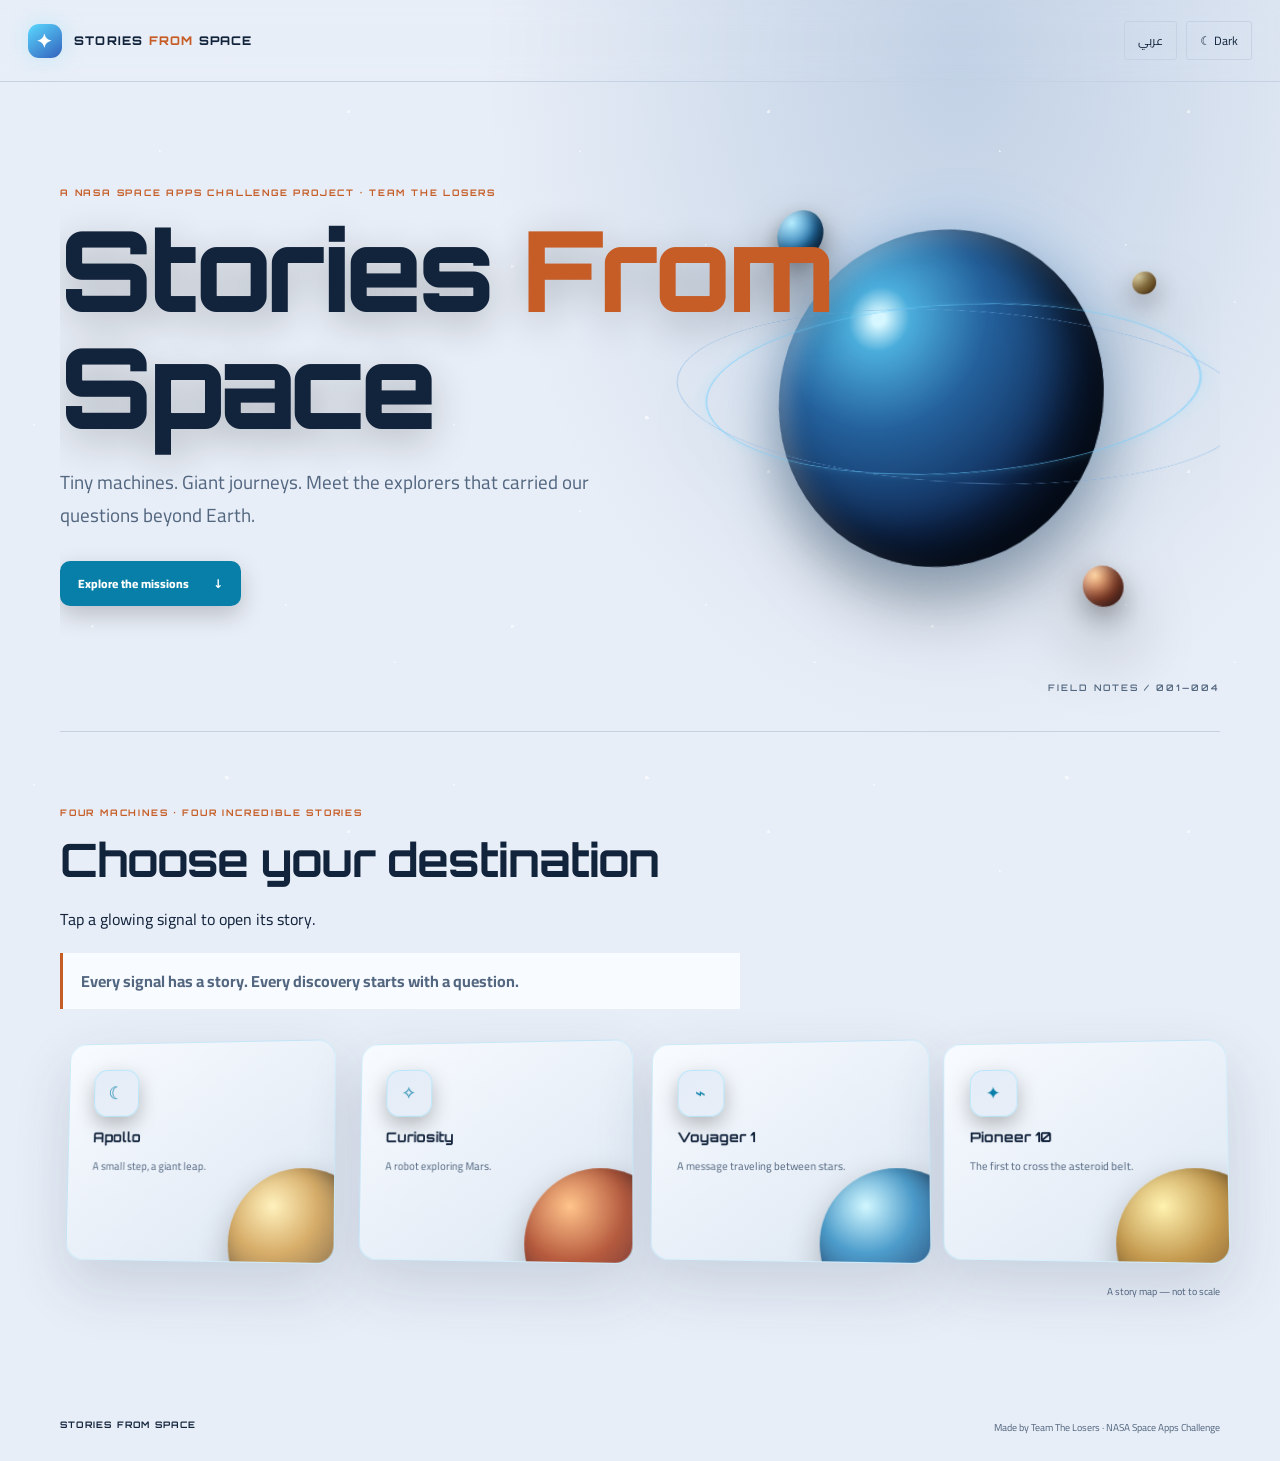
<file: index.html>
<!doctype html>
<html lang="en" dir="ltr">
<head>
  <meta charset="utf-8"><meta name="viewport" content="width=device-width,initial-scale=1">
  <meta name="description" content="Stories From Space — meet the machines that explored our solar system.">
  <meta name="theme-color" content="#080d20"><title>Stories From Space | The Losers</title>
  <link rel="preconnect" href="https://fonts.googleapis.com"><link rel="preconnect" href="https://fonts.gstatic.com" crossorigin>
  <link href="https://fonts.googleapis.com/css2?family=Cairo:wght@400;600;700;800&family=Orbitron:wght@500;600;700;800&display=swap" rel="stylesheet">
  <link rel="stylesheet" href="style.css"><script src="app.js" defer></script>
</head>
<body data-page="home">
  <div class="stars" aria-hidden="true"></div><div class="shooting-star" aria-hidden="true"></div>
  <header class="site-header"><a class="brand" href="index.html" aria-label="Stories From Space home"><span class="brand-mark">✦</span><span>STORIES <i>FROM</i> SPACE</span></a>
    <nav class="header-actions" aria-label="Display settings"><button class="icon-button" id="languageToggle" type="button" aria-label="Switch language">عربي</button><button class="icon-button" id="themeToggle" type="button" aria-label="Switch color theme">☼ <span class="theme-label">Light</span></button></nav>
  </header>
  <main>
    <section class="home-hero section-wrap"><p class="eyebrow" data-i18n="homeEyebrow">A NASA Space Apps Challenge project · Team The Losers</p>
      <h1 class="hero-title" data-i18n="homeTitle">Stories <span>From</span><br>Space</h1>
      <p class="hero-lead" data-i18n="homeLead">Tiny machines. Giant journeys. Meet the explorers that carried our questions beyond Earth.</p>
      <a class="primary-link" href="#mission-map"><span data-i18n="exploreMissions">Explore the missions</span><span aria-hidden="true">↓</span></a>
      <div class="hero-orbit" aria-hidden="true"><div class="orbit orbit-one"></div><div class="orbit orbit-two"></div><div class="planet planet-earth"></div><div class="planet planet-mars"></div><div class="planet planet-gold"></div></div>
    </section>
    <section class="section-wrap mission-section" id="mission-map"><div class="section-heading"><p class="eyebrow" data-i18n="mapEyebrow">FOUR MACHINES · FOUR INCREDIBLE STORIES</p><h2 data-i18n="mapTitle">Choose your destination</h2><p data-i18n="mapLead">Tap a glowing signal to open its story.</p><p class="explore-tagline" data-i18n="closingLine">Every signal has a story. Every discovery starts with a question.</p></div>
      <div class="solar-map" aria-label="Interactive mission map">
        <div class="map-sun" aria-hidden="true"></div><div class="map-orbit map-orbit-a"></div><div class="map-orbit map-orbit-b"></div><div class="map-orbit map-orbit-c"></div>
        <a class="mission-point point-apollo" href="apollo.html"><span class="point-core">☾</span><span class="point-label" data-i18n="apollo">Apollo</span><span class="point-preview"><b>Apollo</b><small data-i18n="apolloPreview">A small step, a giant leap.</small></span></a>
        <a class="mission-point point-curiosity" href="curiosity.html"><span class="point-core">✧</span><span class="point-label" data-i18n="curiosity">Curiosity</span><span class="point-preview"><b>Curiosity</b><small data-i18n="curiosityPreview">A robot exploring Mars.</small></span></a>
        <a class="mission-point point-voyager" href="voyager.html"><span class="point-core">⌁</span><span class="point-label" data-i18n="voyager">Voyager 1</span><span class="point-preview"><b>Voyager 1</b><small data-i18n="voyagerPreview">A message traveling between stars.</small></span></a>
        <a class="mission-point point-pioneer" href="pioneer.html"><span class="point-core">✦</span><span class="point-label" data-i18n="pioneer">Pioneer 10</span><span class="point-preview"><b>Pioneer 10</b><small data-i18n="pioneerPreview">The first to cross the asteroid belt.</small></span></a>
        <span class="map-caption" data-i18n="mapCaption">A story map — not to scale</span>
      </div>
      <div class="mission-shortcuts"><a href="voyager.html"><span class="shortcut-icon">⌁</span><span><b data-i18n="voyager">Voyager 1</b><small data-i18n="voyagerSub">The interstellar traveler</small></span><span class="arrow">↗</span></a><a href="curiosity.html"><span class="shortcut-icon">✧</span><span><b data-i18n="curiosity">Curiosity</b><small data-i18n="curiositySub">The Mars explorer</small></span><span class="arrow">↗</span></a><a href="pioneer.html"><span class="shortcut-icon">✦</span><span><b data-i18n="pioneer">Pioneer 10</b><small data-i18n="pioneerSub">The pathfinder</small></span><span class="arrow">↗</span></a><a href="apollo.html"><span class="shortcut-icon">☾</span><span><b data-i18n="apollo">Apollo</b><small data-i18n="apolloSub">The Moon missions</small></span><span class="arrow">↗</span></a></div>
    </section>
  </main>
  <footer class="site-footer"><span>STORIES FROM SPACE</span><span data-i18n="footerCredit">Made by Team The Losers · NASA Space Apps Challenge</span></footer>
</body></html>
</file>
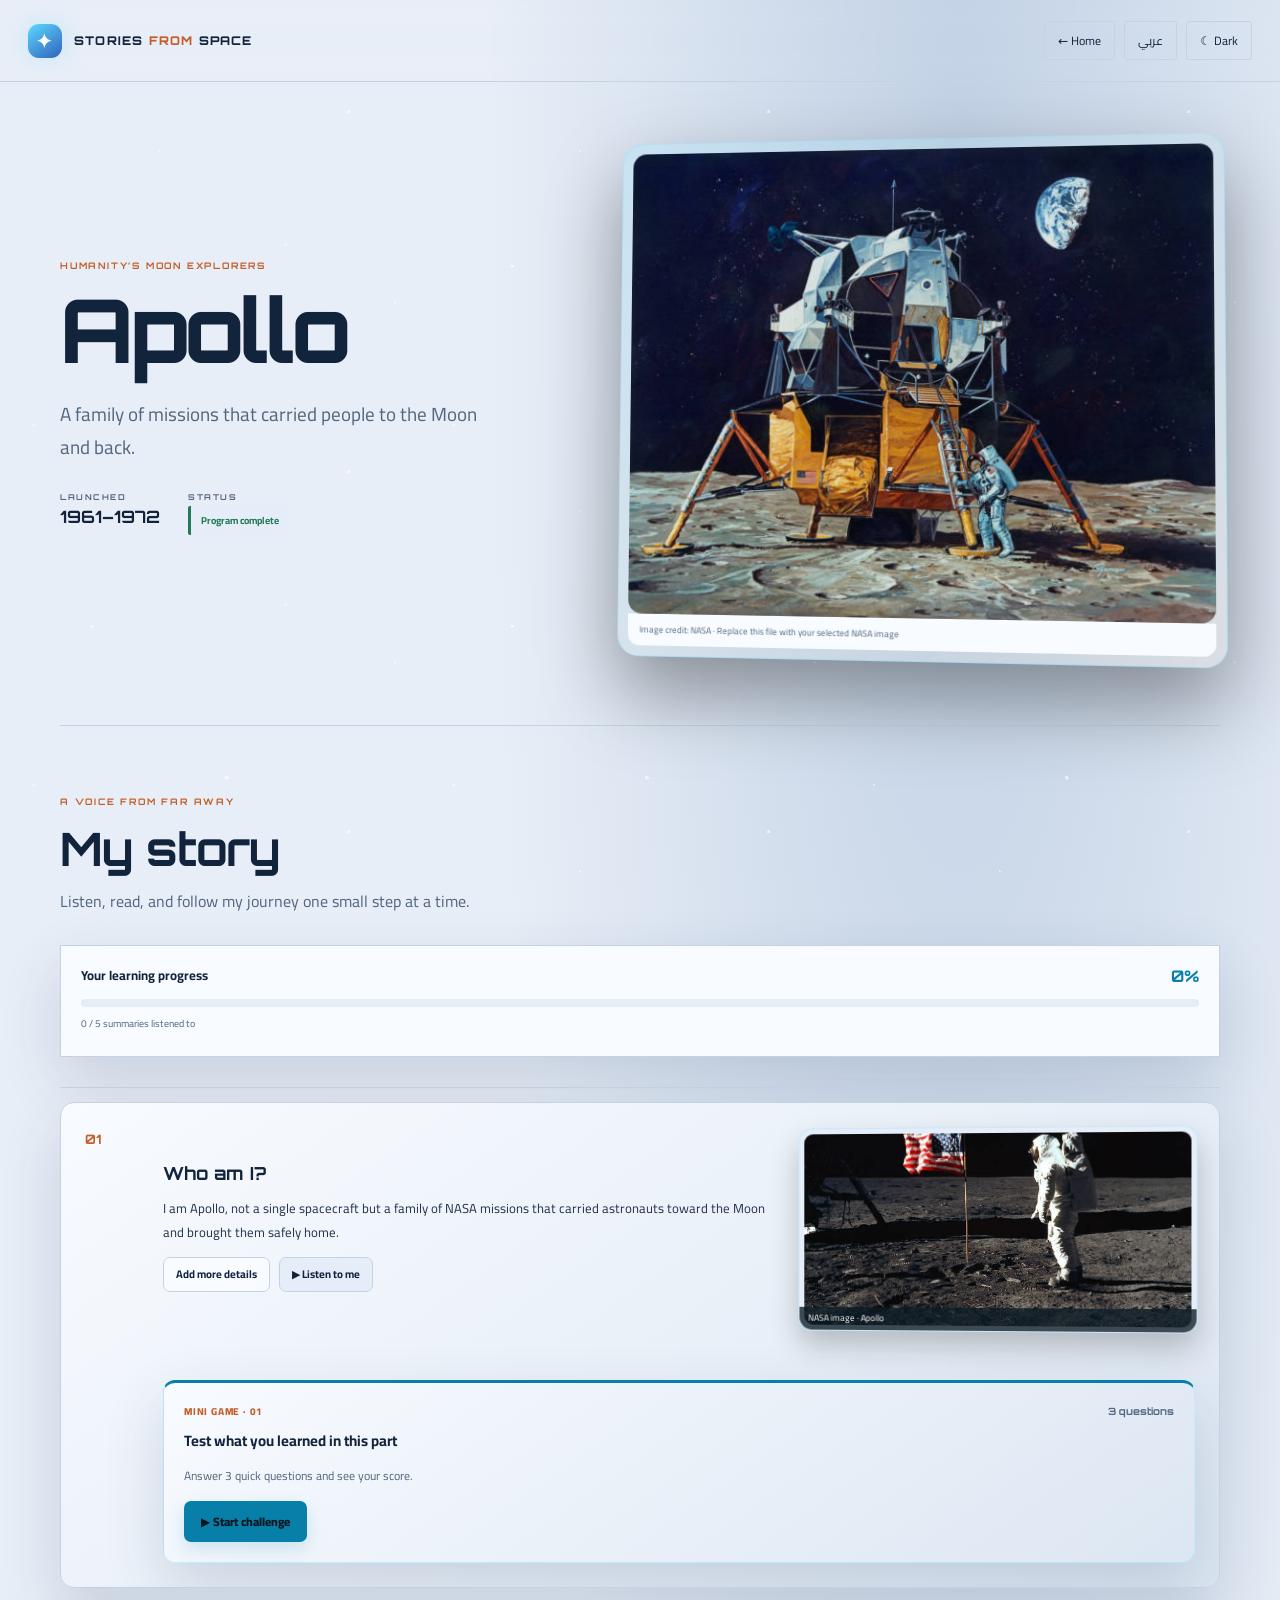
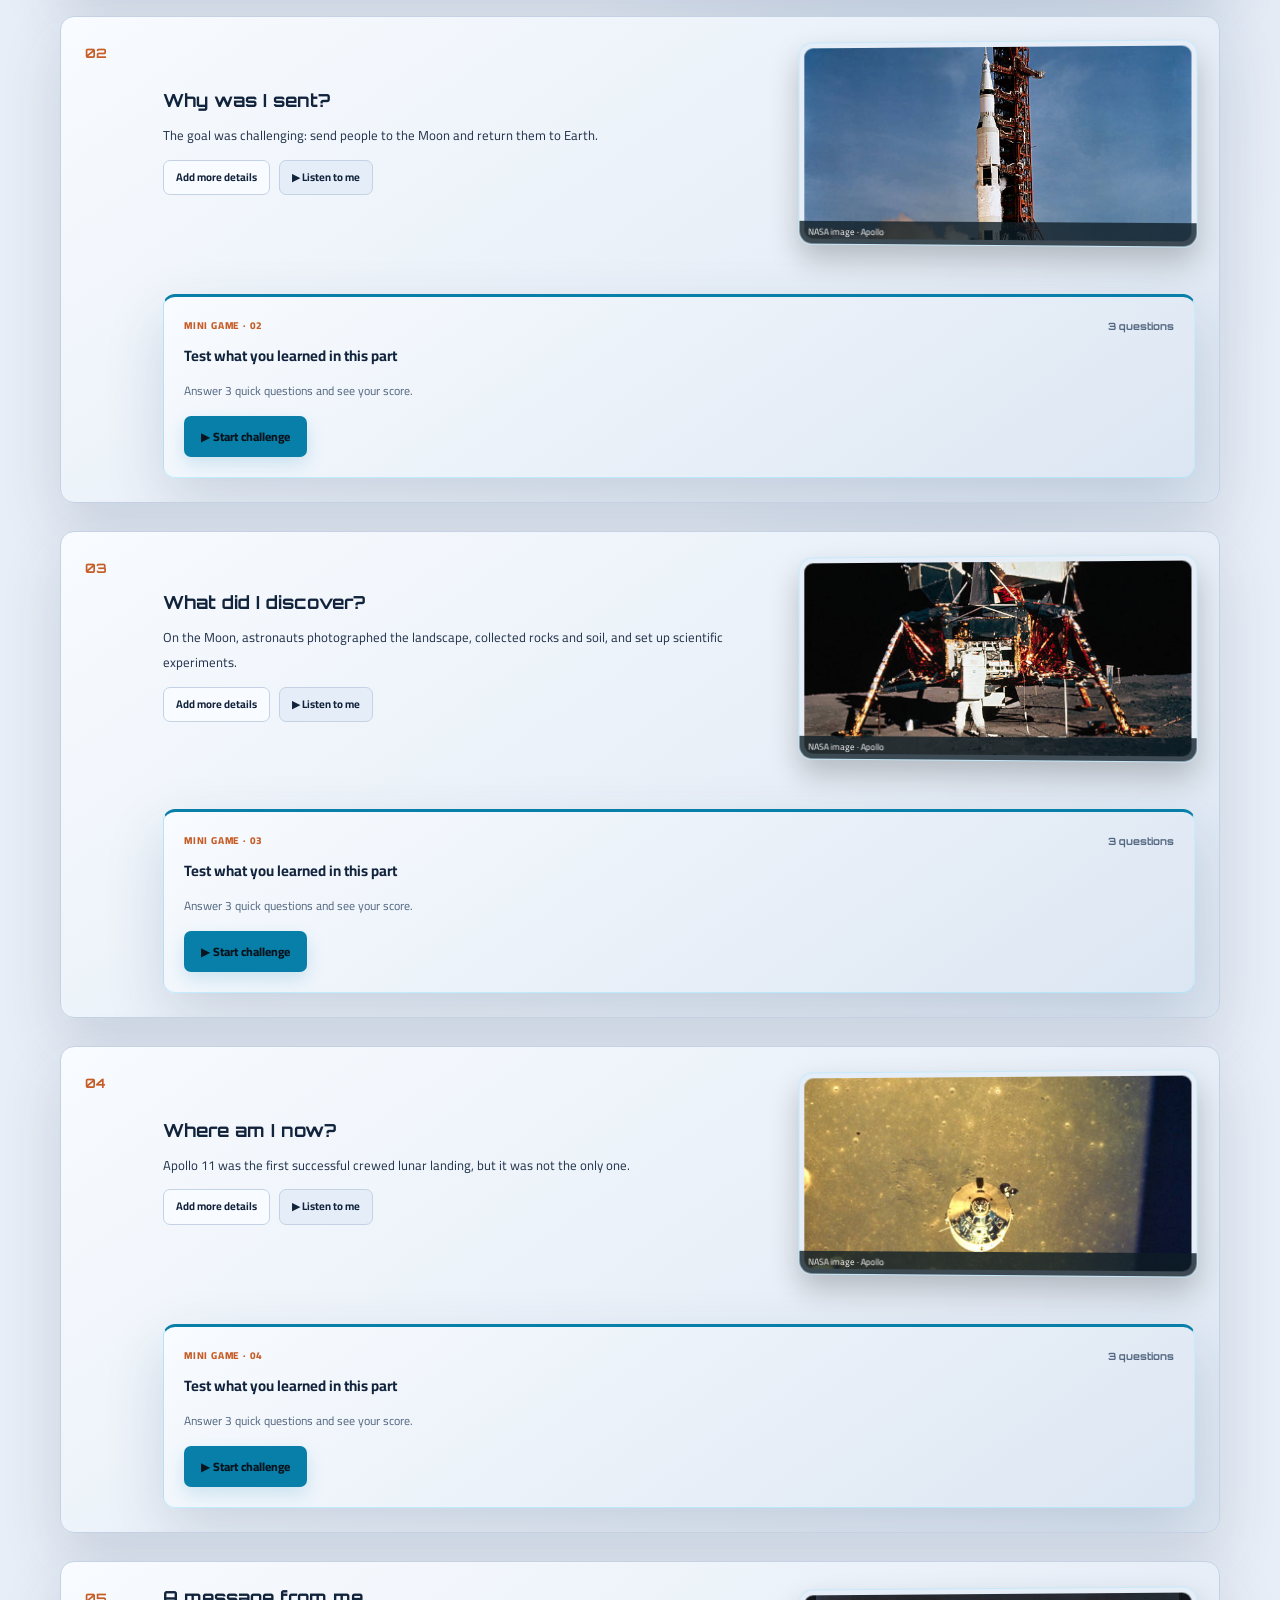
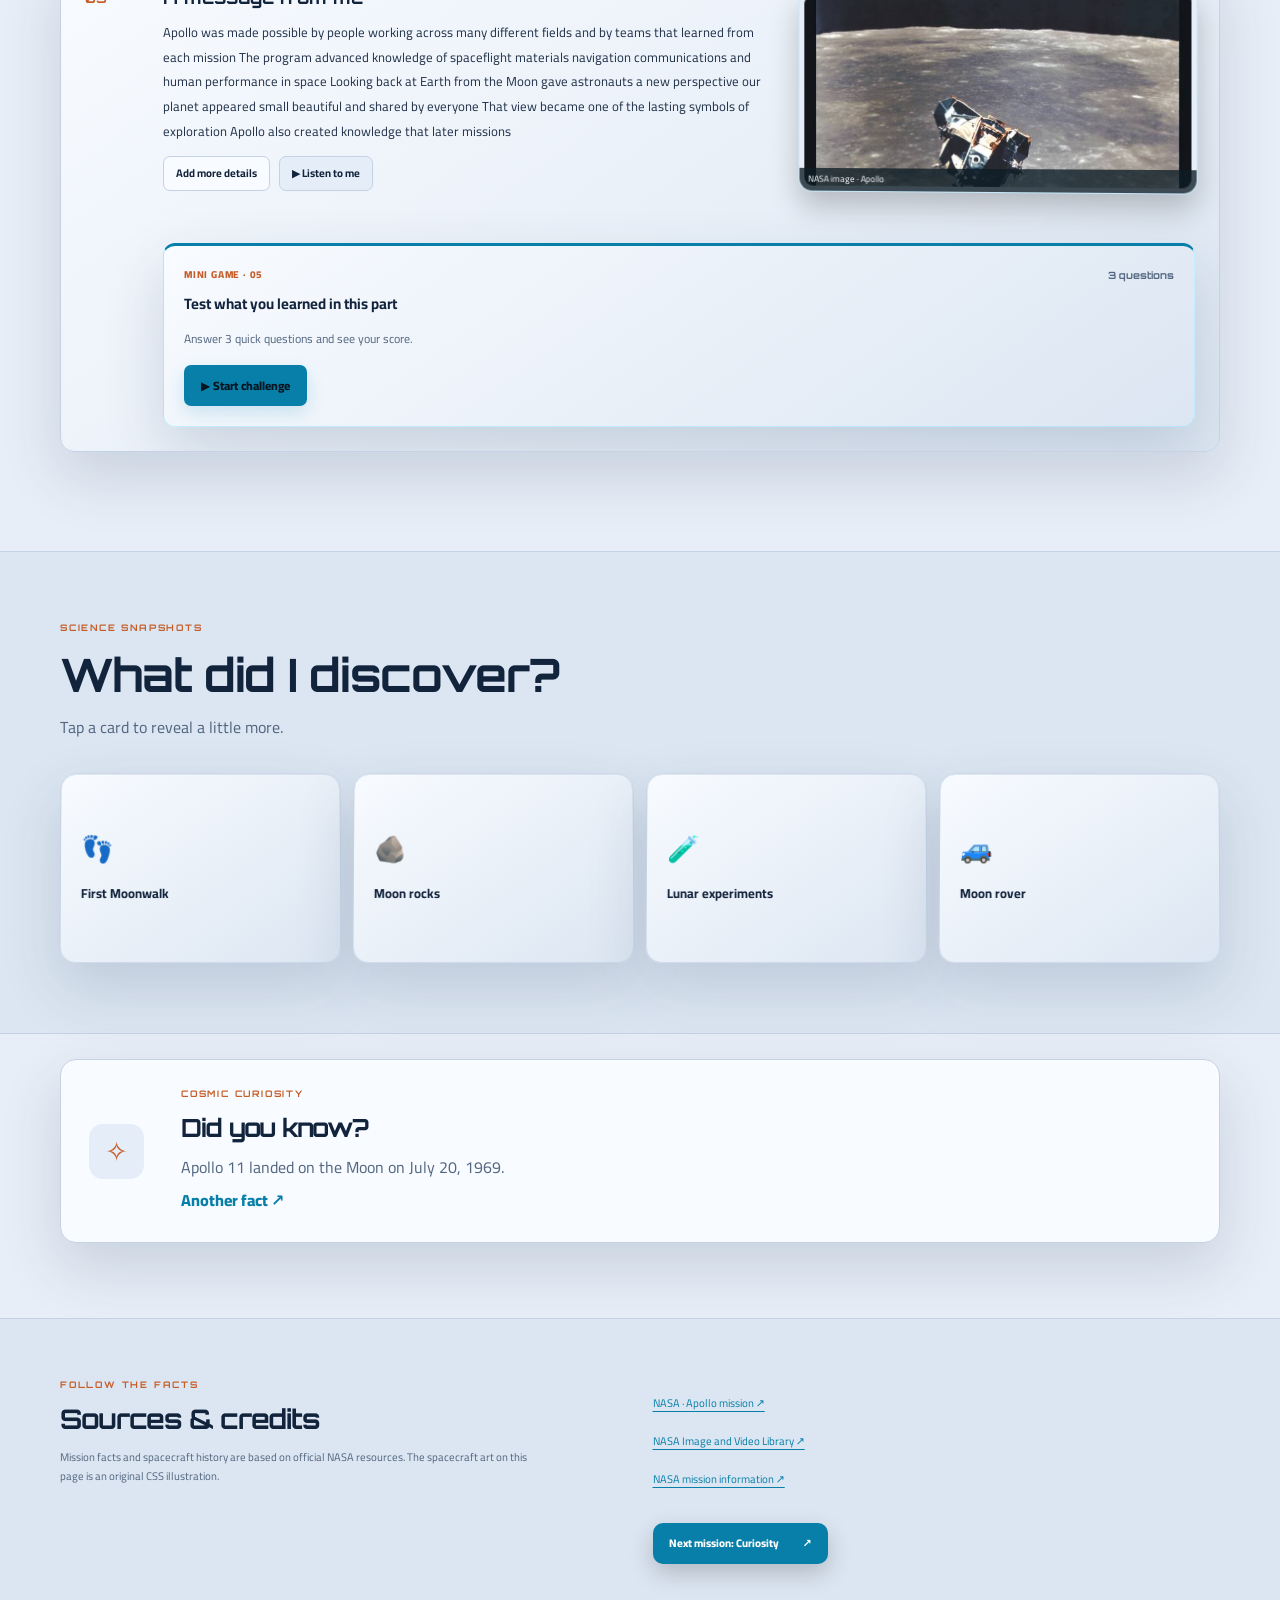
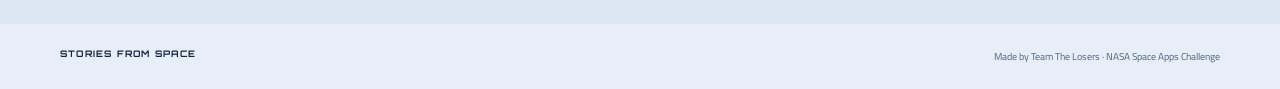
<file: apollo.html>
<!doctype html>
<html lang="en" dir="ltr">
<head><meta charset="utf-8"><meta name="viewport" content="width=device-width,initial-scale=1"><meta name="description" content="Meet Apollo, a NASA space exploration story."><meta name="theme-color" content="#080d20"><title>Apollo | Stories From Space</title>
<link rel="preconnect" href="https://fonts.googleapis.com"><link rel="preconnect" href="https://fonts.gstatic.com" crossorigin><link href="https://fonts.googleapis.com/css2?family=Cairo:wght@400;600;700;800&family=Orbitron:wght@500;600;700;800&display=swap" rel="stylesheet"><link rel="stylesheet" href="style.css"><script src="app.js" defer></script><script src="enhancements.js" defer></script></head>
<body data-page="apollo"><div class="stars" aria-hidden="true"></div><div class="shooting-star" aria-hidden="true"></div><div class="shooting-star shooting-star-two" aria-hidden="true"></div>
<header class="site-header"><a class="brand" href="index.html"><span class="brand-mark">✦</span><span>STORIES <i>FROM</i> SPACE</span></a><nav class="header-actions" aria-label="Display settings"><a class="back-link" href="index.html" data-i18n="backHome">← Home</a><button class="icon-button" id="languageToggle" type="button" aria-label="Switch language">عربي</button><button class="icon-button" id="themeToggle" type="button" aria-label="Switch color theme">☼ <span class="theme-label">Light</span></button></nav></header>
<main>
  <section class="story-hero section-wrap"><div class="story-hero-copy"><p class="eyebrow" data-i18n="voyagerEyebrow">THE INTERSTELLAR MESSENGER</p><h1>Apollo</h1><p class="hero-lead" data-i18n="voyagerTagline">One little spacecraft. A journey beyond the Sun’s bubble.</p><div class="hero-meta"><span><small data-i18n="launched">LAUNCHED</small><b>1961–1972</b></span><span><small data-i18n="status">STATUS</small><b class="status-pill active" data-i18n="extendedMission">Extended mission</b></span></div></div>
    <figure class="voyager-art mission-photo"><img src="A1.jpg" alt="Apollo lunar module on the Moon" loading="eager"><figcaption class="art-credit">Image credit: NASA · Replace this file with your selected NASA image</figcaption></figure>
  </section>
  <section class="section-wrap story-section"><div class="section-heading"><p class="eyebrow" data-i18n="storyEyebrow">A VOICE FROM FAR AWAY</p><h2 data-i18n="myStory">My story</h2><p data-i18n="storyIntro">Listen, read, and follow my journey one small step at a time.</p></div>
    <div class="narration-panel"><div class="narration-top"><div><span class="live-dot"></span><b data-i18n="narrationTitle">Listen to my story</b><small data-i18n="narrationHint">Choose play to hear the words read aloud.</small></div><button class="play-button" id="narrationToggle" type="button" aria-label="Play narration">▶ <span data-i18n="play">Play</span></button></div><div class="narration-progress"><span id="narrationProgress"></span></div><p class="audio-note" id="audioNote" data-i18n="audioNote">Uses your browser’s speech voice when a recorded narration file is not installed.</p></div>
    <div class="story-chapters" id="storyChapters">
      <article class="chapter reveal"><span class="chapter-number">01</span><div class="chapter-text"><h3 data-i18n="chapter1Title">Who am I?</h3><p class="karaoke" data-story="0" data-i18n="chapter1"></p></div><figure class="chapter-photo"><img src="A2.jpg" alt="Apollo mission story photograph 1" loading="lazy"><figcaption>NASA image · Apollo</figcaption></figure></article>
      <article class="chapter reveal"><span class="chapter-number">02</span><div class="chapter-text"><h3 data-i18n="chapter2Title">Why was I sent?</h3><p class="karaoke" data-story="1" data-i18n="chapter2"></p></div><figure class="chapter-photo"><img src="A3.jpg" alt="Apollo mission story photograph 2" loading="lazy"><figcaption>NASA image · Apollo</figcaption></figure></article>
      <article class="chapter reveal"><span class="chapter-number">03</span><div class="chapter-text"><h3 data-i18n="chapter3Title">What did I discover?</h3><p class="karaoke" data-story="2" data-i18n="chapter3"></p></div><figure class="chapter-photo"><img src="A4.jpg" alt="Apollo mission story photograph 3" loading="lazy"><figcaption>NASA image · Apollo</figcaption></figure></article>
      <article class="chapter reveal"><span class="chapter-number">04</span><div class="chapter-text"><h3 data-i18n="chapter4Title">Where am I now?</h3><p class="karaoke" data-story="3" data-i18n="chapter4"></p></div><figure class="chapter-photo"><img src="A5.jpg" alt="Apollo mission story photograph 4" loading="lazy"><figcaption>NASA image · Apollo</figcaption></figure></article>
      <article class="chapter reveal"><span class="chapter-number">05</span><div class="chapter-text"><h3 data-i18n="chapter5Title">A message from me</h3><p class="karaoke" data-story="4" data-i18n="chapter5"></p></div><figure class="chapter-photo"><img src="A6.jpg" alt="Apollo mission story photograph 5" loading="lazy"><figcaption>NASA image · Apollo</figcaption></figure></article>
    </div>
  </section>
  <section class="discover-section"><div class="section-wrap"><div class="section-heading"><p class="eyebrow" data-i18n="discoverEyebrow">SCIENCE SNAPSHOTS</p><h2 data-i18n="discoverTitle">What did I discover?</h2><p data-i18n="discoverLead">Tap a card to reveal a little more.</p></div><div class="discovery-grid" id="discoveryGrid"></div></div></section>
  <section class="fact-section"><div class="section-wrap fact-box"><div class="fact-icon">✧</div><div><p class="eyebrow" data-i18n="factEyebrow">COSMIC CURIOSITY</p><h2 data-i18n="factTitle">Did you know?</h2><p id="factText" data-i18n="fact1">Voyager 1 carries a Golden Record with sounds, music, and greetings from Earth.</p><button class="text-button" id="anotherFact" type="button"><span data-i18n="anotherFact">Another fact</span> ↗</button></div></div></section>
  <section class="section-wrap game-section"><div class="section-heading"><p class="eyebrow" data-i18n="gameEyebrow">MISSION CONTROL MINI GAME</p><h2 data-i18n="gameTitle">Connect the Signal</h2><p data-i18n="gameLead">Help Voyager’s message find its way home. Remember: radio signals need time to travel!</p></div><div class="game-card"><div class="game-instructions"><span class="game-step">01</span><p data-i18n="gameInstruction">Connect the Voyager signal to Earth by drawing a path across the stars.</p><button id="resetGame" class="secondary-button" type="button" data-i18n="resetGame">Reset signal</button><p class="game-feedback" id="gameFeedback" aria-live="polite" data-i18n="gameReady">Your signal is waiting...</p></div><canvas id="signalGame" width="720" height="260" aria-label="Draw a line from Voyager to Earth using your mouse or finger"></canvas></div></section>
  <section class="sources-section"><div class="section-wrap sources-inner"><div><p class="eyebrow" data-i18n="sourcesEyebrow">FOLLOW THE FACTS</p><h2 data-i18n="sourcesTitle">Sources & credits</h2><p data-i18n="sourcesText">Mission facts and spacecraft history are based on official NASA resources. The spacecraft art on this page is an original CSS illustration.</p></div><ul class="source-links"><li><a href="https://www.nasa.gov/the-apollo-program/" target="_blank" rel="noopener">NASA · Apollo mission ↗</a></li><li><a href="https://images.nasa.gov/" target="_blank" rel="noopener">NASA Image and Video Library ↗</a></li><li><a href="https://www.nasa.gov/the-apollo-program/" target="_blank" rel="noopener">NASA mission information ↗</a></li></ul><a class="next-mission" href="voyager.html"><span data-i18n="nextMission">Back to Voyager 1</span><span>↗</span></a></div></section>
</main><footer class="site-footer"><span>STORIES FROM SPACE</span><span data-i18n="footerCredit">Made by Team The Losers · NASA Space Apps Challenge</span></footer>
</body></html>
</file>
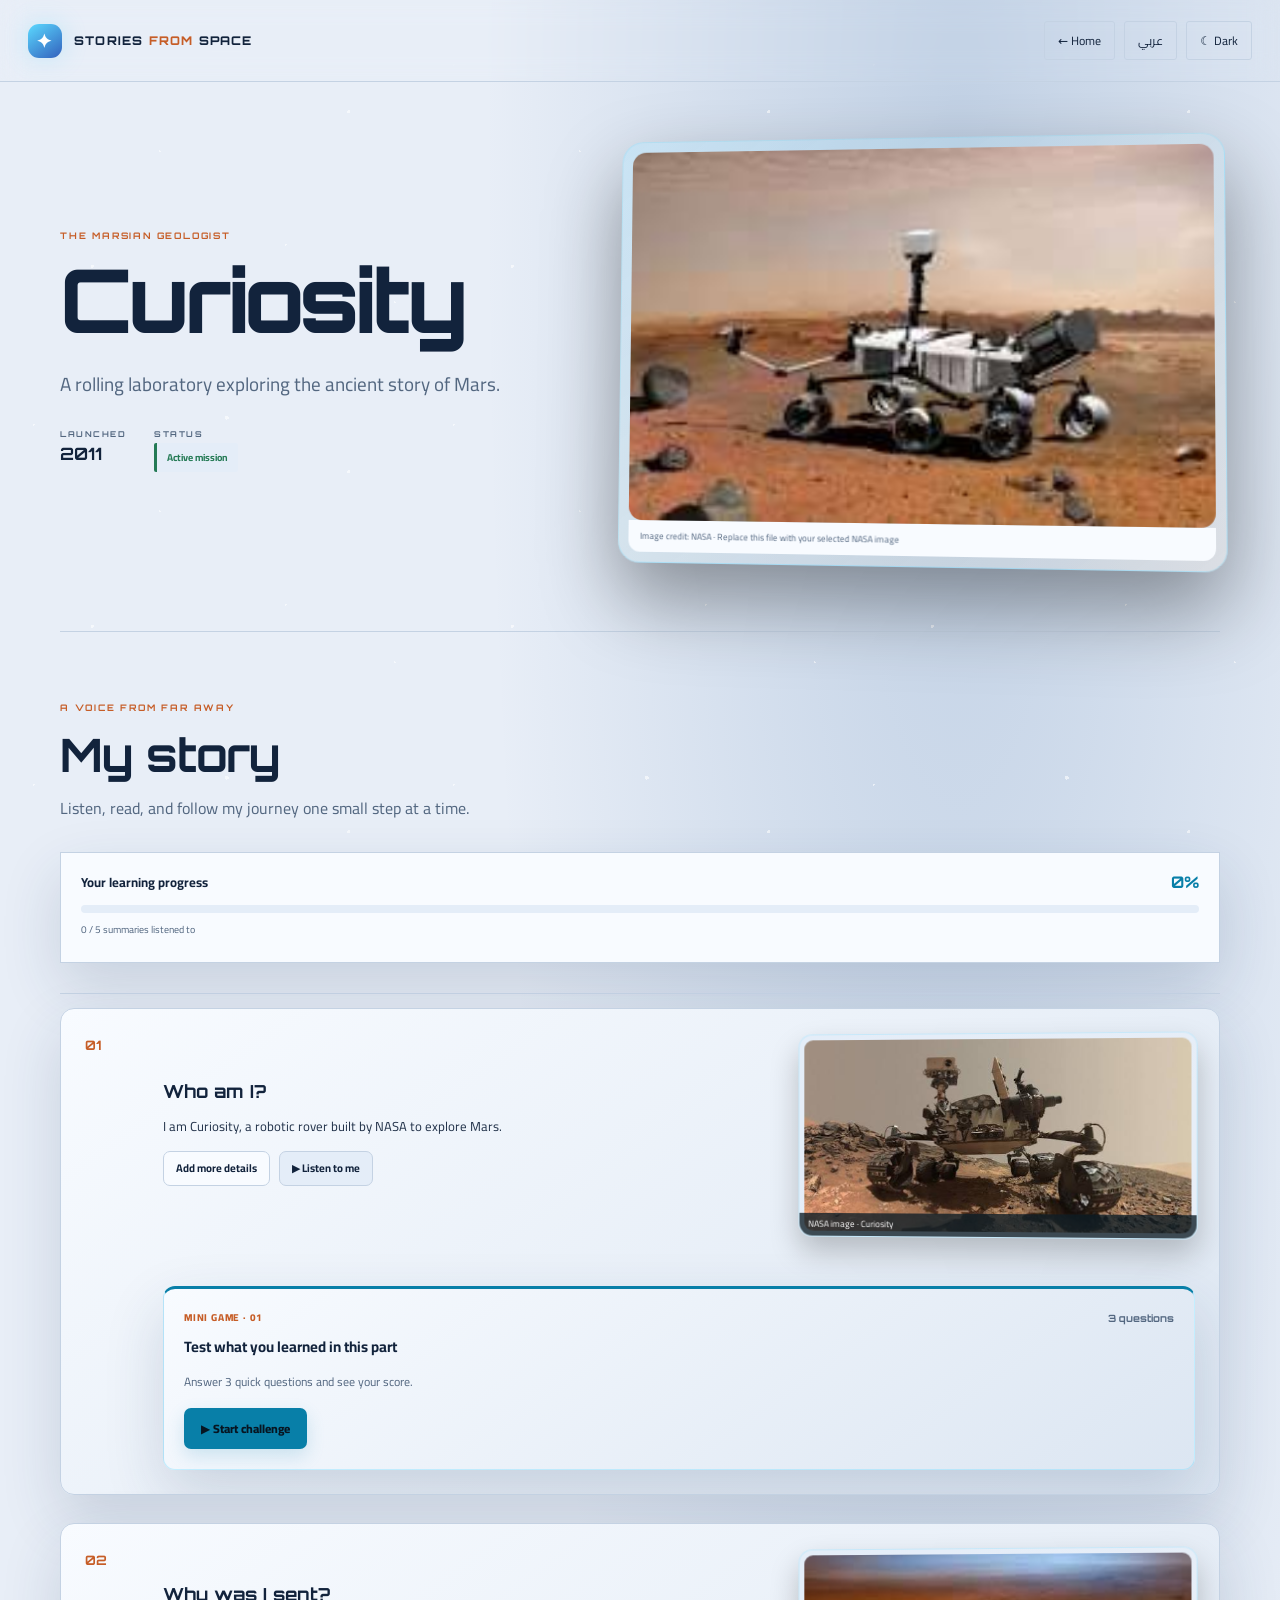
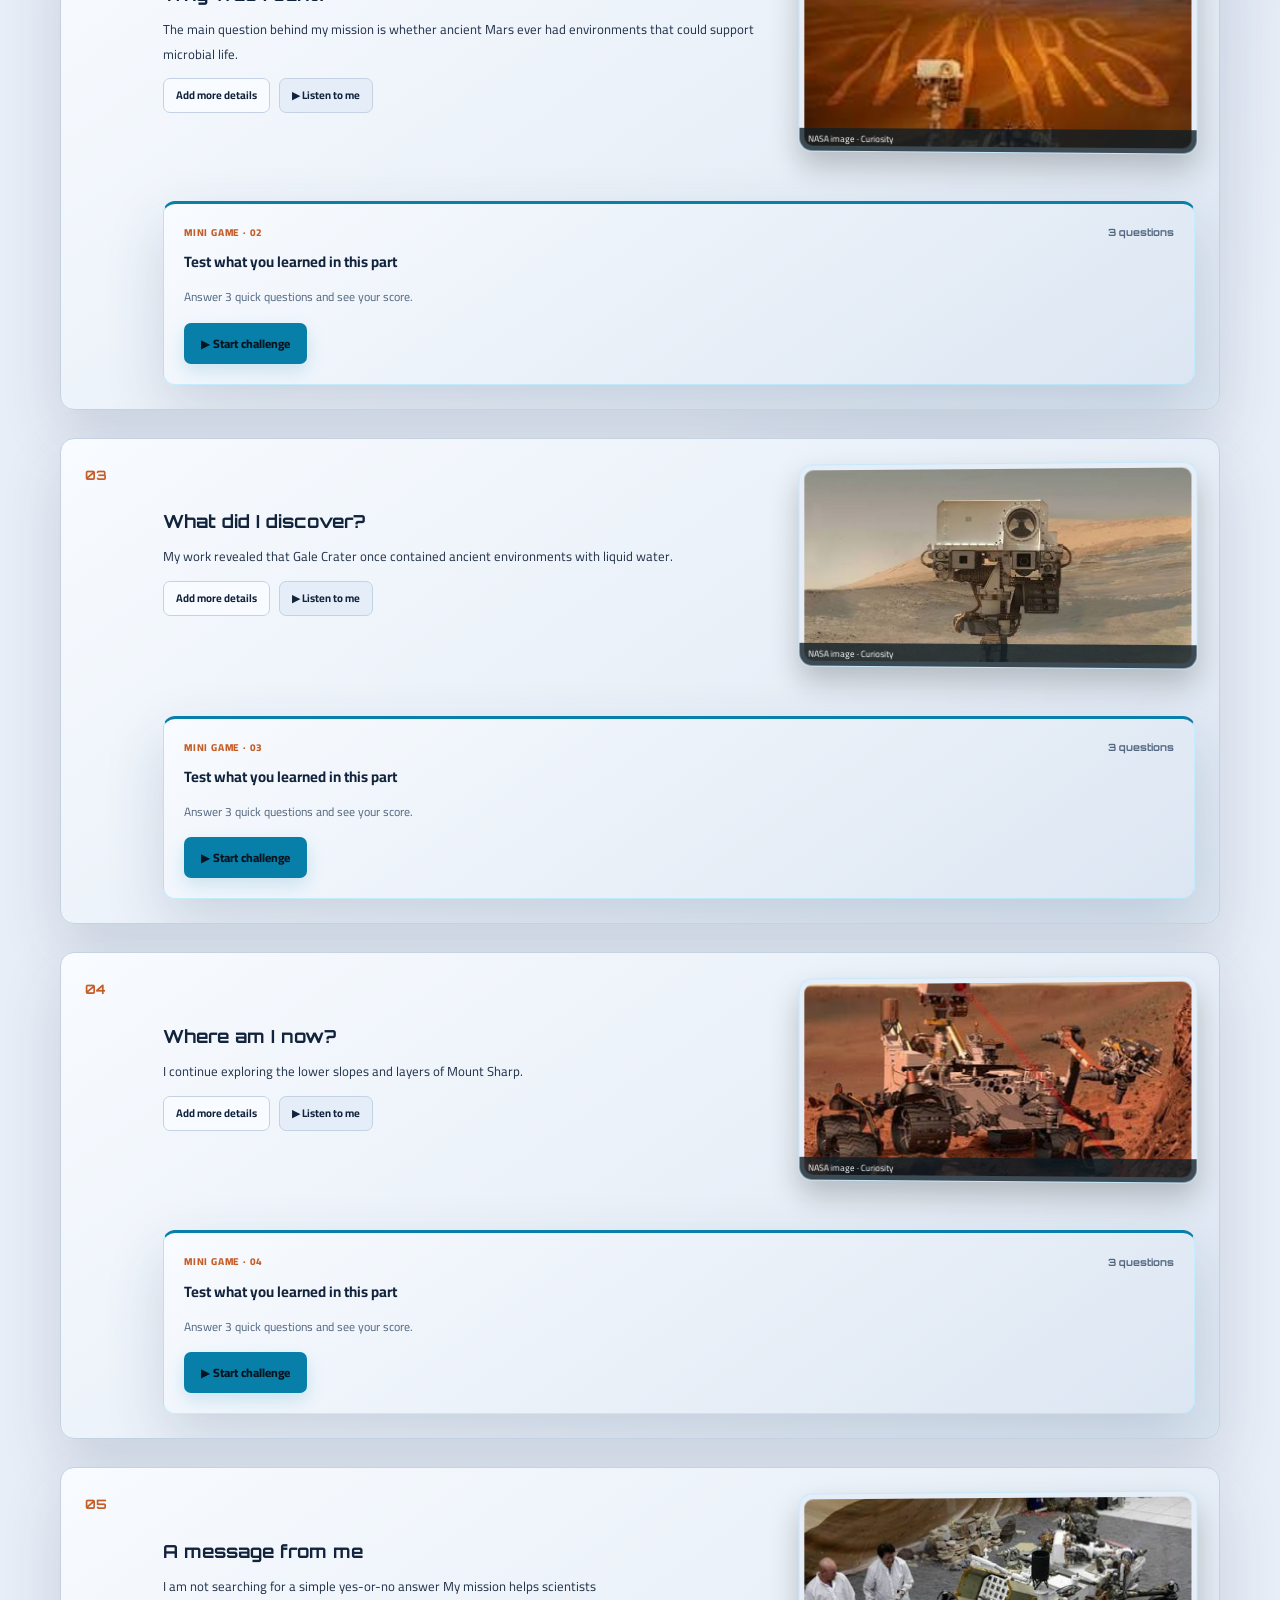
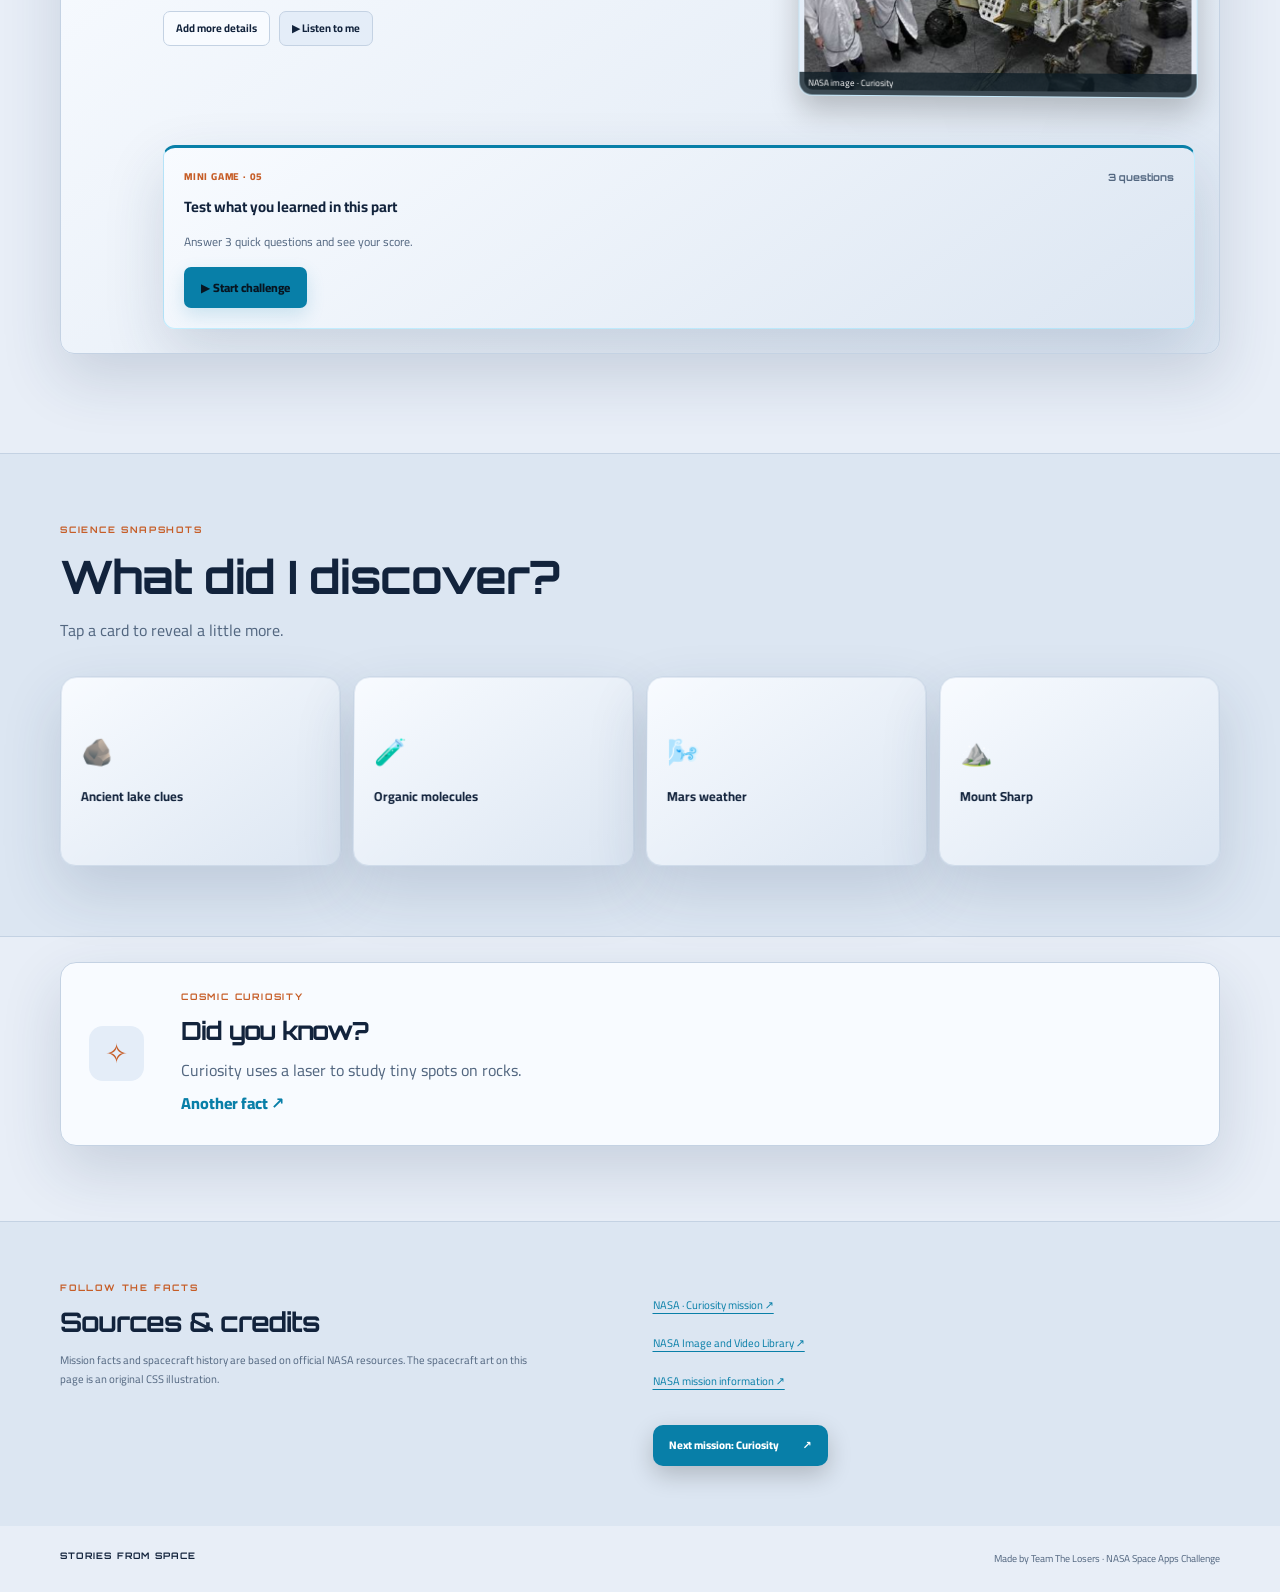
<file: curiosity.html>
<!doctype html>
<html lang="en" dir="ltr">
<head><meta charset="utf-8"><meta name="viewport" content="width=device-width,initial-scale=1"><meta name="description" content="Meet Curiosity, a NASA space exploration story."><meta name="theme-color" content="#080d20"><title>Curiosity | Stories From Space</title>
<link rel="preconnect" href="https://fonts.googleapis.com"><link rel="preconnect" href="https://fonts.gstatic.com" crossorigin><link href="https://fonts.googleapis.com/css2?family=Cairo:wght@400;600;700;800&family=Orbitron:wght@500;600;700;800&display=swap" rel="stylesheet"><link rel="stylesheet" href="style.css"><script src="app.js" defer></script><script src="enhancements.js" defer></script></head>
<body data-page="curiosity"><div class="stars" aria-hidden="true"></div><div class="shooting-star" aria-hidden="true"></div><div class="shooting-star shooting-star-two" aria-hidden="true"></div>
<header class="site-header"><a class="brand" href="index.html"><span class="brand-mark">✦</span><span>STORIES <i>FROM</i> SPACE</span></a><nav class="header-actions" aria-label="Display settings"><a class="back-link" href="index.html" data-i18n="backHome">← Home</a><button class="icon-button" id="languageToggle" type="button" aria-label="Switch language">عربي</button><button class="icon-button" id="themeToggle" type="button" aria-label="Switch color theme">☼ <span class="theme-label">Light</span></button></nav></header>
<main>
  <section class="story-hero section-wrap"><div class="story-hero-copy"><p class="eyebrow" data-i18n="voyagerEyebrow">THE INTERSTELLAR MESSENGER</p><h1>Curiosity</h1><p class="hero-lead" data-i18n="voyagerTagline">One little spacecraft. A journey beyond the Sun’s bubble.</p><div class="hero-meta"><span><small data-i18n="launched">LAUNCHED</small><b>2011</b></span><span><small data-i18n="status">STATUS</small><b class="status-pill active" data-i18n="extendedMission">Extended mission</b></span></div></div>
    <figure class="voyager-art mission-photo"><img src="c1.jpg" alt="A Mars rover exploring Gale Crater" loading="eager"><figcaption class="art-credit">Image credit: NASA · Replace this file with your selected NASA image</figcaption></figure>
  </section>
  <section class="section-wrap story-section"><div class="section-heading"><p class="eyebrow" data-i18n="storyEyebrow">A VOICE FROM FAR AWAY</p><h2 data-i18n="myStory">My story</h2><p data-i18n="storyIntro">Listen, read, and follow my journey one small step at a time.</p></div>
    <div class="narration-panel"><div class="narration-top"><div><span class="live-dot"></span><b data-i18n="narrationTitle">Listen to my story</b><small data-i18n="narrationHint">Choose play to hear the words read aloud.</small></div><button class="play-button" id="narrationToggle" type="button" aria-label="Play narration">▶ <span data-i18n="play">Play</span></button></div><div class="narration-progress"><span id="narrationProgress"></span></div><p class="audio-note" id="audioNote" data-i18n="audioNote">Uses your browser’s speech voice when a recorded narration file is not installed.</p></div>
    <div class="story-chapters" id="storyChapters">
      <article class="chapter reveal"><span class="chapter-number">01</span><div class="chapter-text"><h3 data-i18n="chapter1Title">Who am I?</h3><p class="karaoke" data-story="0" data-i18n="chapter1"></p></div><figure class="chapter-photo"><img src="c2.jpg" alt="Curiosity mission story photograph 1" loading="lazy"><figcaption>NASA image · Curiosity</figcaption></figure></article>
      <article class="chapter reveal"><span class="chapter-number">02</span><div class="chapter-text"><h3 data-i18n="chapter2Title">Why was I sent?</h3><p class="karaoke" data-story="1" data-i18n="chapter2"></p></div><figure class="chapter-photo"><img src="c3.jpg" alt="Curiosity mission story photograph 2" loading="lazy"><figcaption>NASA image · Curiosity</figcaption></figure></article>
      <article class="chapter reveal"><span class="chapter-number">03</span><div class="chapter-text"><h3 data-i18n="chapter3Title">What did I discover?</h3><p class="karaoke" data-story="2" data-i18n="chapter3"></p></div><figure class="chapter-photo"><img src="c4.jpg" alt="Curiosity mission story photograph 3" loading="lazy"><figcaption>NASA image · Curiosity</figcaption></figure></article>
      <article class="chapter reveal"><span class="chapter-number">04</span><div class="chapter-text"><h3 data-i18n="chapter4Title">Where am I now?</h3><p class="karaoke" data-story="3" data-i18n="chapter4"></p></div><figure class="chapter-photo"><img src="c5.jpg" alt="Curiosity mission story photograph 4" loading="lazy"><figcaption>NASA image · Curiosity</figcaption></figure></article>
      <article class="chapter reveal"><span class="chapter-number">05</span><div class="chapter-text"><h3 data-i18n="chapter5Title">A message from me</h3><p class="karaoke" data-story="4" data-i18n="chapter5"></p></div><figure class="chapter-photo"><img src="c6.jpg" alt="Curiosity mission story photograph 5" loading="lazy"><figcaption>NASA image · Curiosity</figcaption></figure></article>
    </div>
  </section>
  <section class="discover-section"><div class="section-wrap"><div class="section-heading"><p class="eyebrow" data-i18n="discoverEyebrow">SCIENCE SNAPSHOTS</p><h2 data-i18n="discoverTitle">What did I discover?</h2><p data-i18n="discoverLead">Tap a card to reveal a little more.</p></div><div class="discovery-grid" id="discoveryGrid"></div></div></section>
  <section class="fact-section"><div class="section-wrap fact-box"><div class="fact-icon">✧</div><div><p class="eyebrow" data-i18n="factEyebrow">COSMIC CURIOSITY</p><h2 data-i18n="factTitle">Did you know?</h2><p id="factText" data-i18n="fact1">Voyager 1 carries a Golden Record with sounds, music, and greetings from Earth.</p><button class="text-button" id="anotherFact" type="button"><span data-i18n="anotherFact">Another fact</span> ↗</button></div></div></section>
  <section class="section-wrap game-section"><div class="section-heading"><p class="eyebrow" data-i18n="gameEyebrow">MISSION CONTROL MINI GAME</p><h2 data-i18n="gameTitle">Connect the Signal</h2><p data-i18n="gameLead">Help Voyager’s message find its way home. Remember: radio signals need time to travel!</p></div><div class="game-card"><div class="game-instructions"><span class="game-step">01</span><p data-i18n="gameInstruction">Connect the Voyager signal to Earth by drawing a path across the stars.</p><button id="resetGame" class="secondary-button" type="button" data-i18n="resetGame">Reset signal</button><p class="game-feedback" id="gameFeedback" aria-live="polite" data-i18n="gameReady">Your signal is waiting...</p></div><canvas id="signalGame" width="720" height="260" aria-label="Draw a line from Voyager to Earth using your mouse or finger"></canvas></div></section>
  <section class="sources-section"><div class="section-wrap sources-inner"><div><p class="eyebrow" data-i18n="sourcesEyebrow">FOLLOW THE FACTS</p><h2 data-i18n="sourcesTitle">Sources & credits</h2><p data-i18n="sourcesText">Mission facts and spacecraft history are based on official NASA resources. The spacecraft art on this page is an original CSS illustration.</p></div><ul class="source-links"><li><a href="https://science.nasa.gov/mission/msl-curiosity/" target="_blank" rel="noopener">NASA · Curiosity mission ↗</a></li><li><a href="https://images.nasa.gov/" target="_blank" rel="noopener">NASA Image and Video Library ↗</a></li><li><a href="https://science.nasa.gov/mission/msl-curiosity/" target="_blank" rel="noopener">NASA mission information ↗</a></li></ul><a class="next-mission" href="pioneer.html"><span data-i18n="nextMission">Next mission: Pioneer 10</span><span>↗</span></a></div></section>
</main><footer class="site-footer"><span>STORIES FROM SPACE</span><span data-i18n="footerCredit">Made by Team The Losers · NASA Space Apps Challenge</span></footer>
</body></html>
</file>
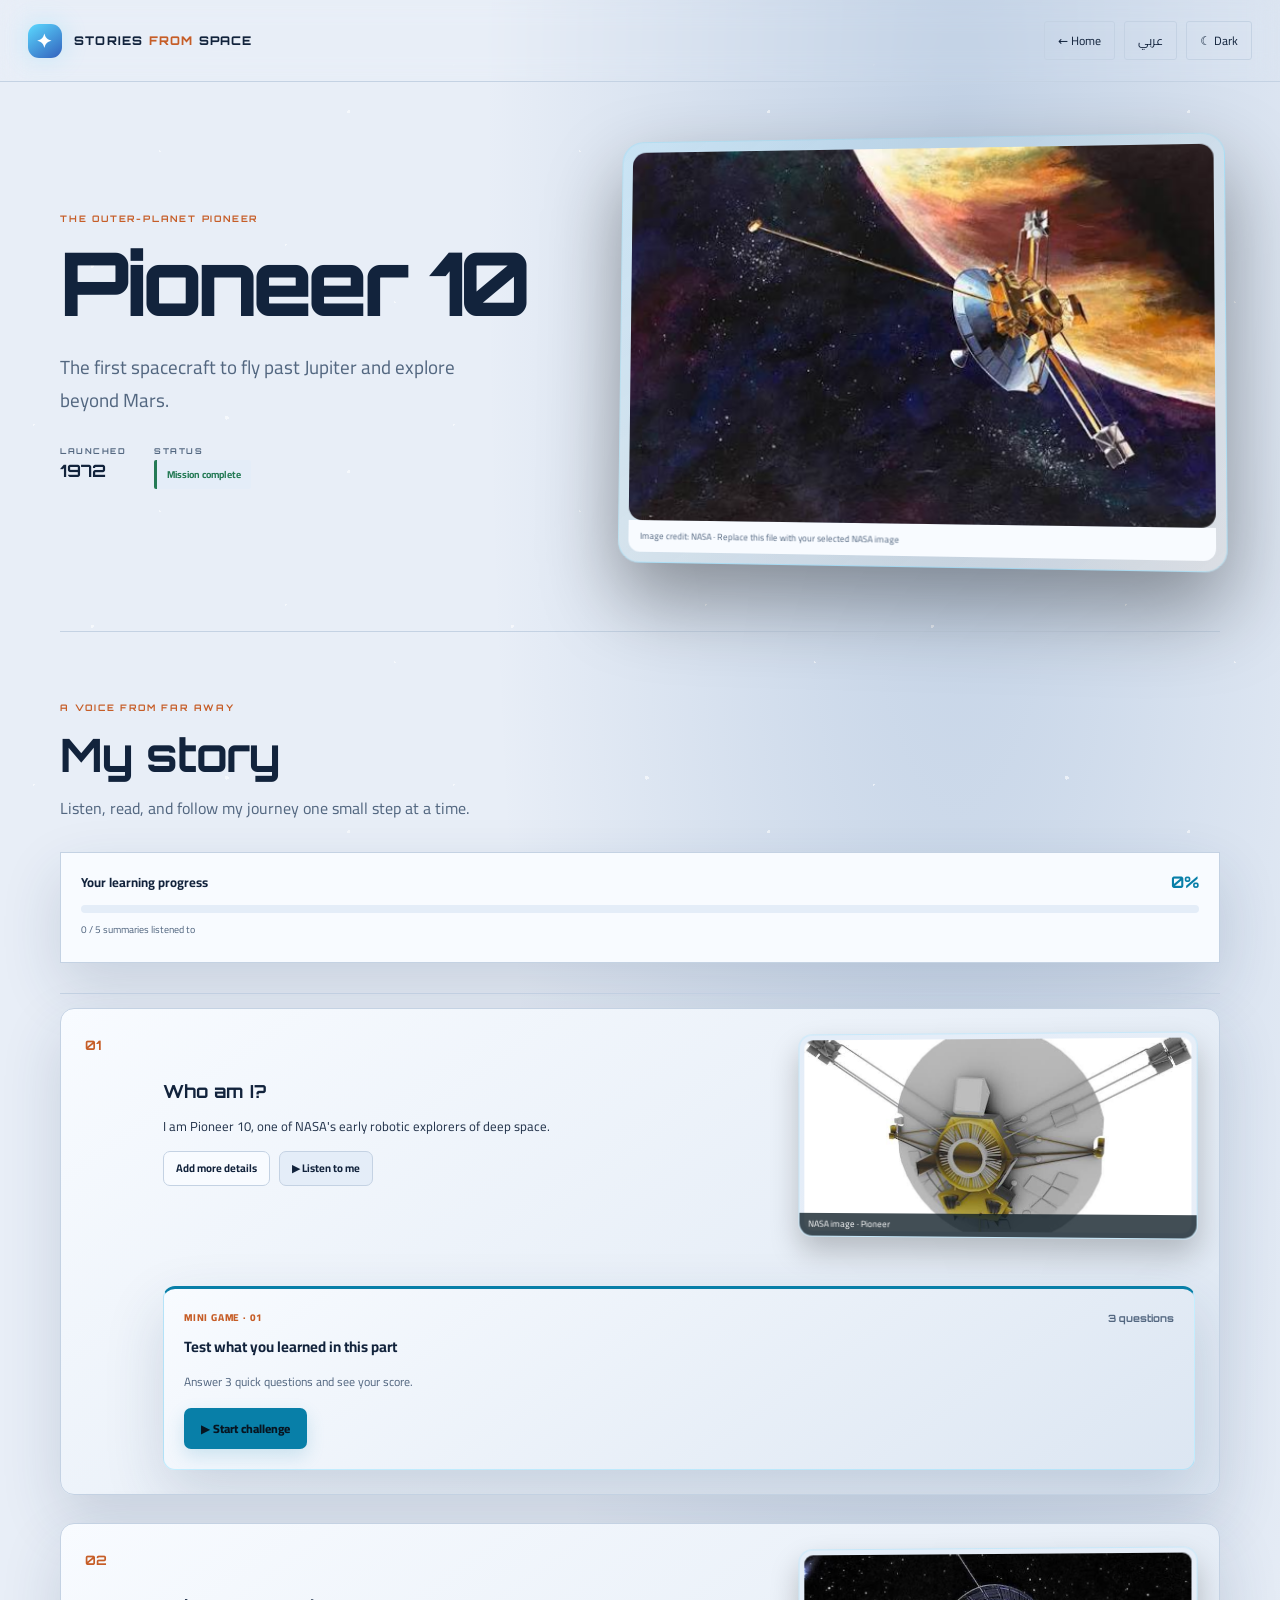
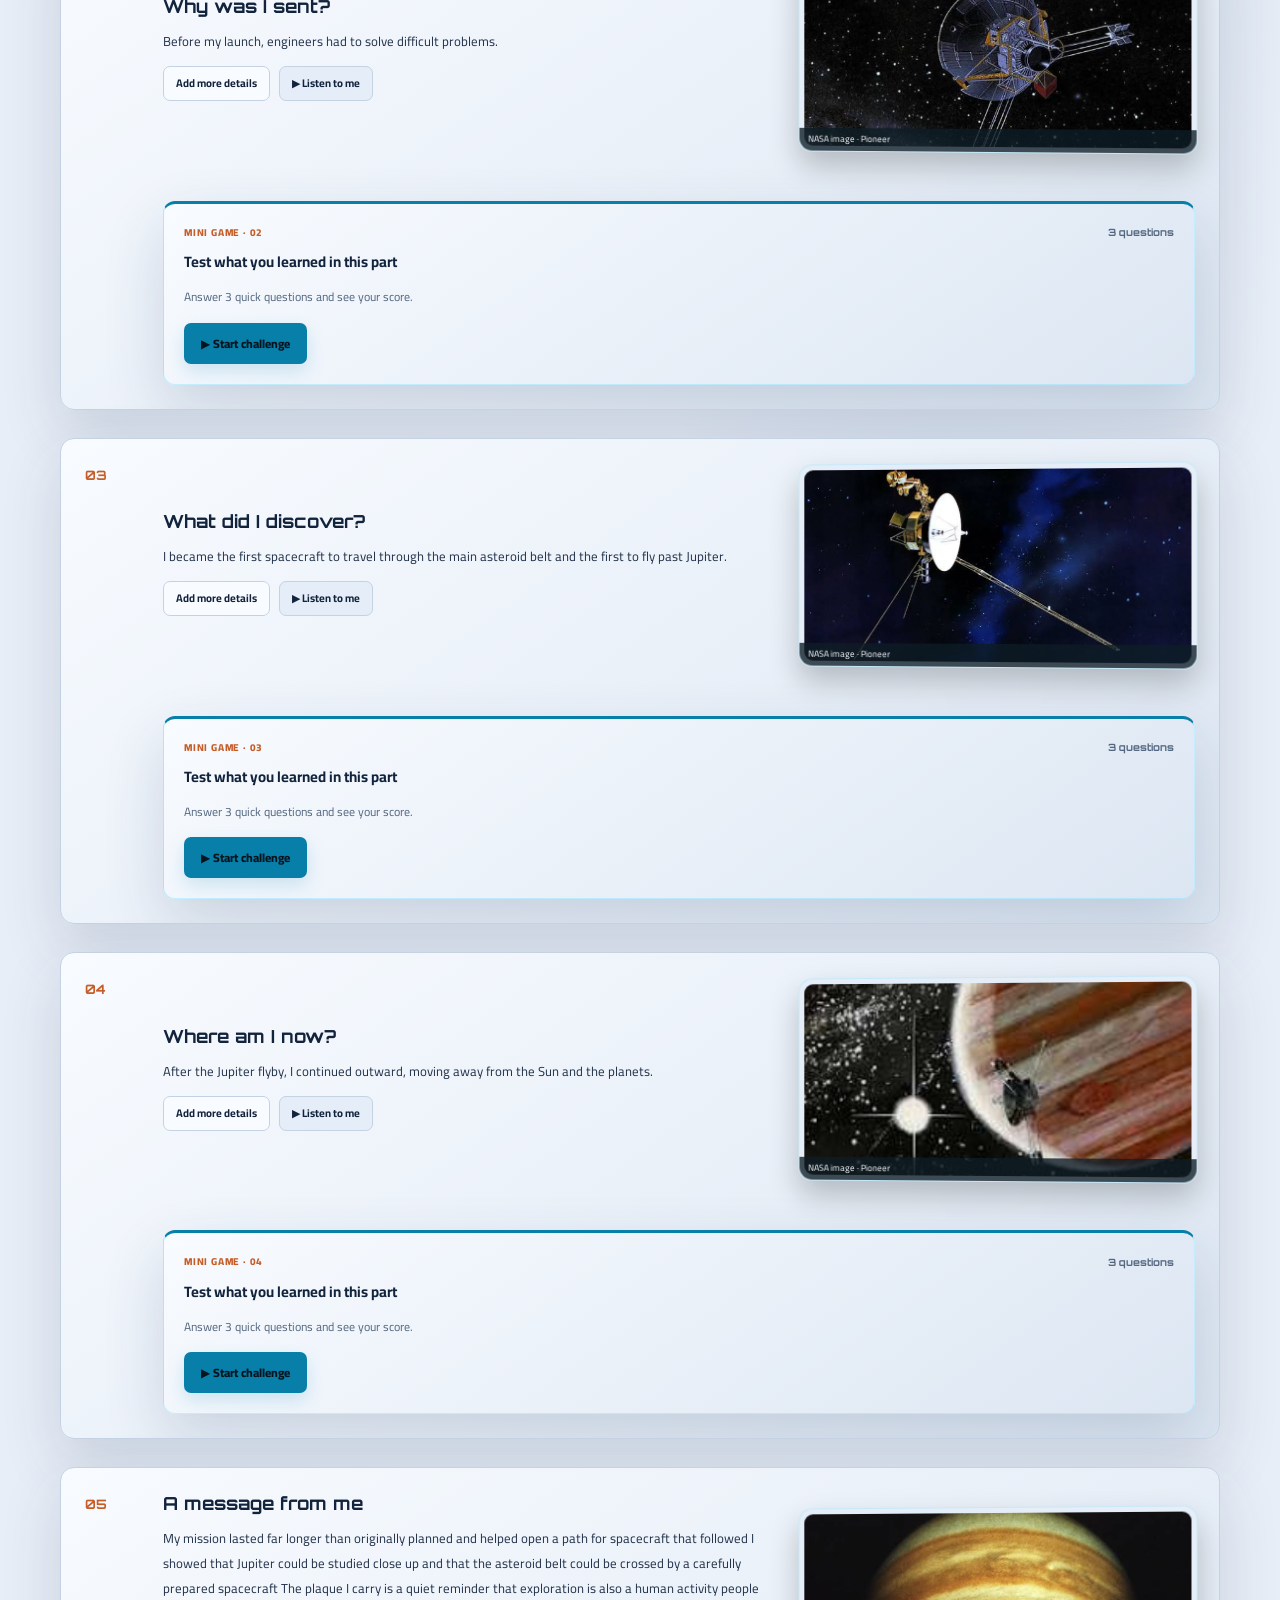
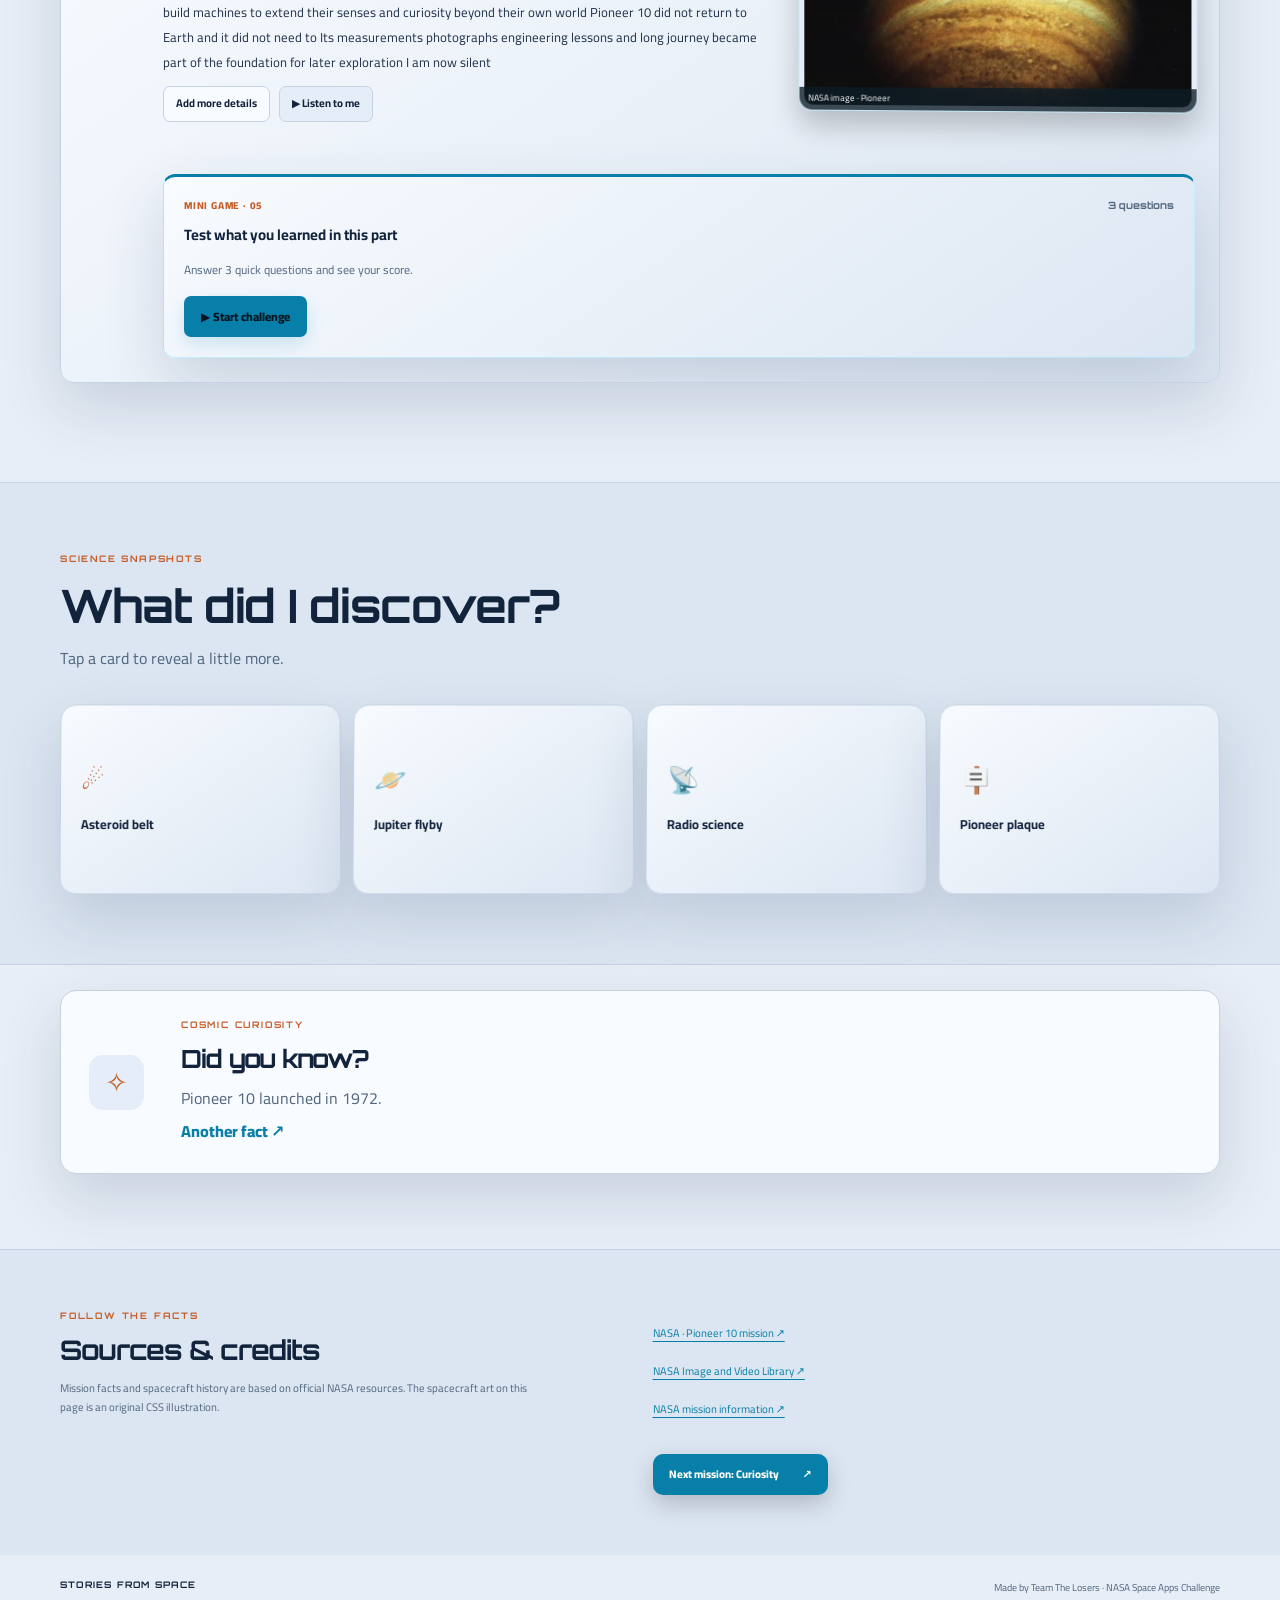
<file: pioneer.html>
<!doctype html>
<html lang="en" dir="ltr">
<head><meta charset="utf-8"><meta name="viewport" content="width=device-width,initial-scale=1"><meta name="description" content="Meet Pioneer 10, a NASA space exploration story."><meta name="theme-color" content="#080d20"><title>Pioneer 10 | Stories From Space</title>
<link rel="preconnect" href="https://fonts.googleapis.com"><link rel="preconnect" href="https://fonts.gstatic.com" crossorigin><link href="https://fonts.googleapis.com/css2?family=Cairo:wght@400;600;700;800&family=Orbitron:wght@500;600;700;800&display=swap" rel="stylesheet"><link rel="stylesheet" href="style.css"><script src="app.js" defer></script><script src="enhancements.js" defer></script></head>
<body data-page="pioneer"><div class="stars" aria-hidden="true"></div><div class="shooting-star" aria-hidden="true"></div><div class="shooting-star shooting-star-two" aria-hidden="true"></div>
<header class="site-header"><a class="brand" href="index.html"><span class="brand-mark">✦</span><span>STORIES <i>FROM</i> SPACE</span></a><nav class="header-actions" aria-label="Display settings"><a class="back-link" href="index.html" data-i18n="backHome">← Home</a><button class="icon-button" id="languageToggle" type="button" aria-label="Switch language">عربي</button><button class="icon-button" id="themeToggle" type="button" aria-label="Switch color theme">☼ <span class="theme-label">Light</span></button></nav></header>
<main>
  <section class="story-hero section-wrap"><div class="story-hero-copy"><p class="eyebrow" data-i18n="voyagerEyebrow">THE INTERSTELLAR MESSENGER</p><h1>Pioneer 10</h1><p class="hero-lead" data-i18n="voyagerTagline">One little spacecraft. A journey beyond the Sun’s bubble.</p><div class="hero-meta"><span><small data-i18n="launched">LAUNCHED</small><b>1972</b></span><span><small data-i18n="status">STATUS</small><b class="status-pill active" data-i18n="extendedMission">Extended mission</b></span></div></div>
    <figure class="voyager-art mission-photo"><img src="P1.jpg" alt="An illustration of Pioneer 10 near Jupiter" loading="eager"><figcaption class="art-credit">Image credit: NASA · Replace this file with your selected NASA image</figcaption></figure>
  </section>
  <section class="section-wrap story-section"><div class="section-heading"><p class="eyebrow" data-i18n="storyEyebrow">A VOICE FROM FAR AWAY</p><h2 data-i18n="myStory">My story</h2><p data-i18n="storyIntro">Listen, read, and follow my journey one small step at a time.</p></div>
    <div class="narration-panel"><div class="narration-top"><div><span class="live-dot"></span><b data-i18n="narrationTitle">Listen to my story</b><small data-i18n="narrationHint">Choose play to hear the words read aloud.</small></div><button class="play-button" id="narrationToggle" type="button" aria-label="Play narration">▶ <span data-i18n="play">Play</span></button></div><div class="narration-progress"><span id="narrationProgress"></span></div><p class="audio-note" id="audioNote" data-i18n="audioNote">Uses your browser’s speech voice when a recorded narration file is not installed.</p></div>
    <div class="story-chapters" id="storyChapters">
      <article class="chapter reveal"><span class="chapter-number">01</span><div class="chapter-text"><h3 data-i18n="chapter1Title">Who am I?</h3><p class="karaoke" data-story="0" data-i18n="chapter1"></p></div><figure class="chapter-photo"><img src="p2.jpg" alt="Pioneer mission story photograph 1" loading="lazy"><figcaption>NASA image · Pioneer</figcaption></figure></article>
      <article class="chapter reveal"><span class="chapter-number">02</span><div class="chapter-text"><h3 data-i18n="chapter2Title">Why was I sent?</h3><p class="karaoke" data-story="1" data-i18n="chapter2"></p></div><figure class="chapter-photo"><img src="p3.jpg" alt="Pioneer mission story photograph 2" loading="lazy"><figcaption>NASA image · Pioneer</figcaption></figure></article>
      <article class="chapter reveal"><span class="chapter-number">03</span><div class="chapter-text"><h3 data-i18n="chapter3Title">What did I discover?</h3><p class="karaoke" data-story="2" data-i18n="chapter3"></p></div><figure class="chapter-photo"><img src="p4.jpg" alt="Pioneer mission story photograph 3" loading="lazy"><figcaption>NASA image · Pioneer</figcaption></figure></article>
      <article class="chapter reveal"><span class="chapter-number">04</span><div class="chapter-text"><h3 data-i18n="chapter4Title">Where am I now?</h3><p class="karaoke" data-story="3" data-i18n="chapter4"></p></div><figure class="chapter-photo"><img src="p5.jpg" alt="Pioneer mission story photograph 4" loading="lazy"><figcaption>NASA image · Pioneer</figcaption></figure></article>
      <article class="chapter reveal"><span class="chapter-number">05</span><div class="chapter-text"><h3 data-i18n="chapter5Title">A message from me</h3><p class="karaoke" data-story="4" data-i18n="chapter5"></p></div><figure class="chapter-photo"><img src="p6.jpg" alt="Pioneer mission story photograph 5" loading="lazy"><figcaption>NASA image · Pioneer</figcaption></figure></article>
    </div>
  </section>
  <section class="discover-section"><div class="section-wrap"><div class="section-heading"><p class="eyebrow" data-i18n="discoverEyebrow">SCIENCE SNAPSHOTS</p><h2 data-i18n="discoverTitle">What did I discover?</h2><p data-i18n="discoverLead">Tap a card to reveal a little more.</p></div><div class="discovery-grid" id="discoveryGrid"></div></div></section>
  <section class="fact-section"><div class="section-wrap fact-box"><div class="fact-icon">✧</div><div><p class="eyebrow" data-i18n="factEyebrow">COSMIC CURIOSITY</p><h2 data-i18n="factTitle">Did you know?</h2><p id="factText" data-i18n="fact1">Voyager 1 carries a Golden Record with sounds, music, and greetings from Earth.</p><button class="text-button" id="anotherFact" type="button"><span data-i18n="anotherFact">Another fact</span> ↗</button></div></div></section>
  <section class="section-wrap game-section"><div class="section-heading"><p class="eyebrow" data-i18n="gameEyebrow">MISSION CONTROL MINI GAME</p><h2 data-i18n="gameTitle">Connect the Signal</h2><p data-i18n="gameLead">Help Voyager’s message find its way home. Remember: radio signals need time to travel!</p></div><div class="game-card"><div class="game-instructions"><span class="game-step">01</span><p data-i18n="gameInstruction">Connect the Voyager signal to Earth by drawing a path across the stars.</p><button id="resetGame" class="secondary-button" type="button" data-i18n="resetGame">Reset signal</button><p class="game-feedback" id="gameFeedback" aria-live="polite" data-i18n="gameReady">Your signal is waiting...</p></div><canvas id="signalGame" width="720" height="260" aria-label="Draw a line from Voyager to Earth using your mouse or finger"></canvas></div></section>
  <section class="sources-section"><div class="section-wrap sources-inner"><div><p class="eyebrow" data-i18n="sourcesEyebrow">FOLLOW THE FACTS</p><h2 data-i18n="sourcesTitle">Sources & credits</h2><p data-i18n="sourcesText">Mission facts and spacecraft history are based on official NASA resources. The spacecraft art on this page is an original CSS illustration.</p></div><ul class="source-links"><li><a href="https://science.nasa.gov/mission/pioneer-10/" target="_blank" rel="noopener">NASA · Pioneer 10 mission ↗</a></li><li><a href="https://science.nasa.gov/missions/pioneer/" target="_blank" rel="noopener">NASA Image and Video Library ↗</a></li><li><a href="https://science.nasa.gov/mission/pioneer-10/" target="_blank" rel="noopener">NASA mission information ↗</a></li></ul><a class="next-mission" href="apollo.html"><span data-i18n="nextMission">Next mission: Apollo</span><span>↗</span></a></div></section>
</main><footer class="site-footer"><span>STORIES FROM SPACE</span><span data-i18n="footerCredit">Made by Team The Losers · NASA Space Apps Challenge</span></footer>
</body></html>
</file>
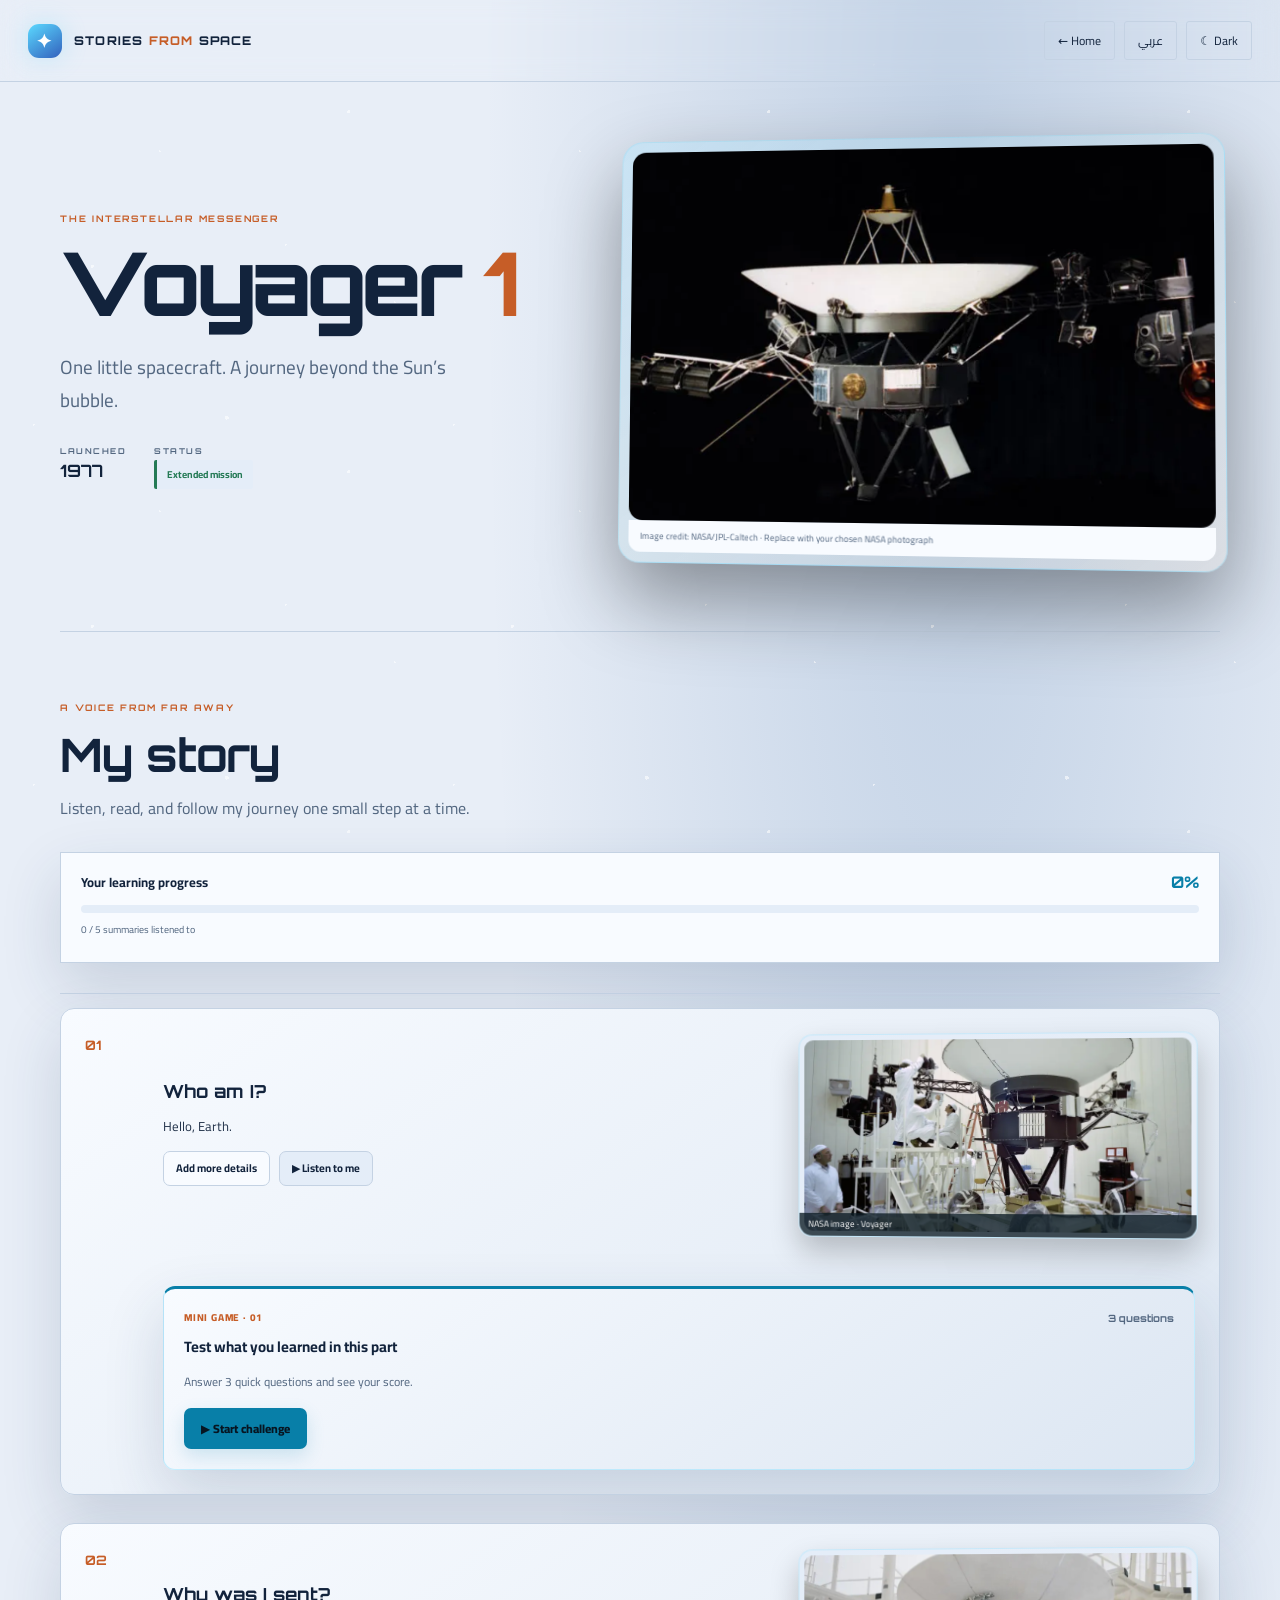
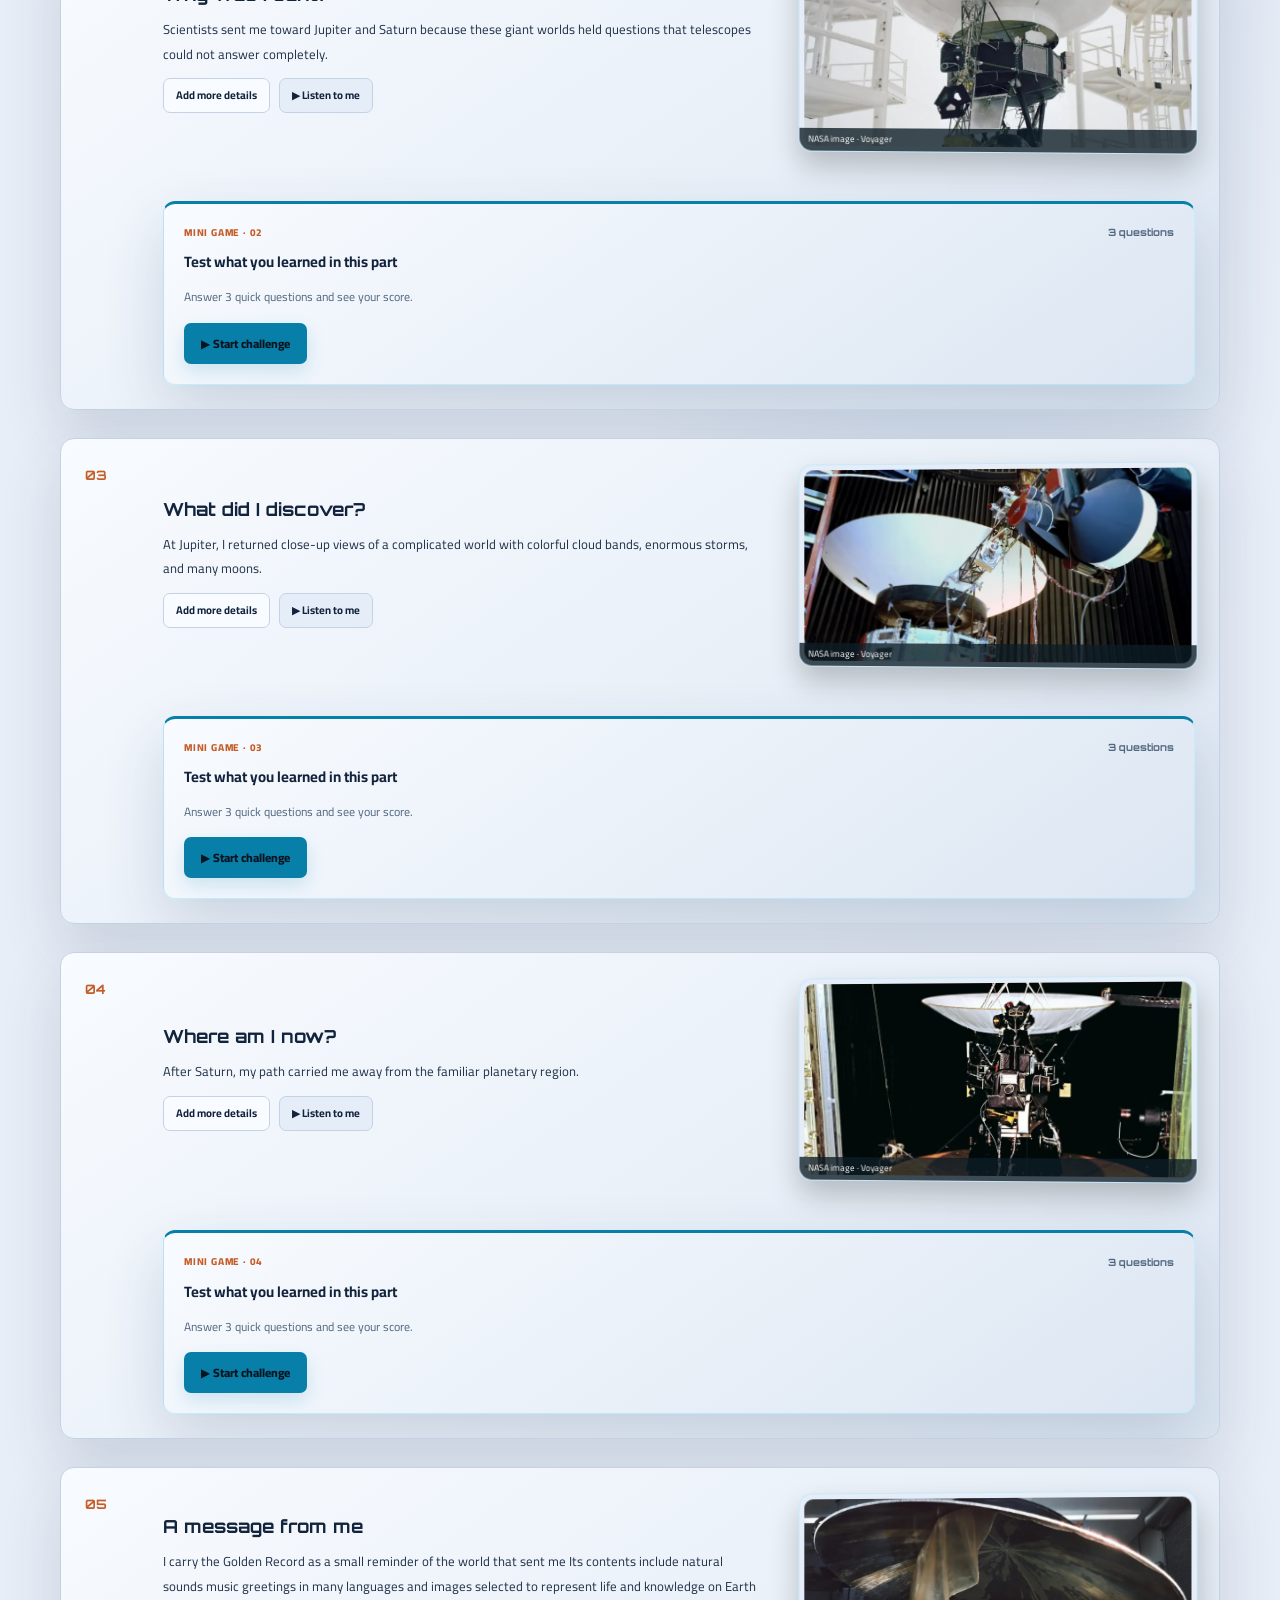
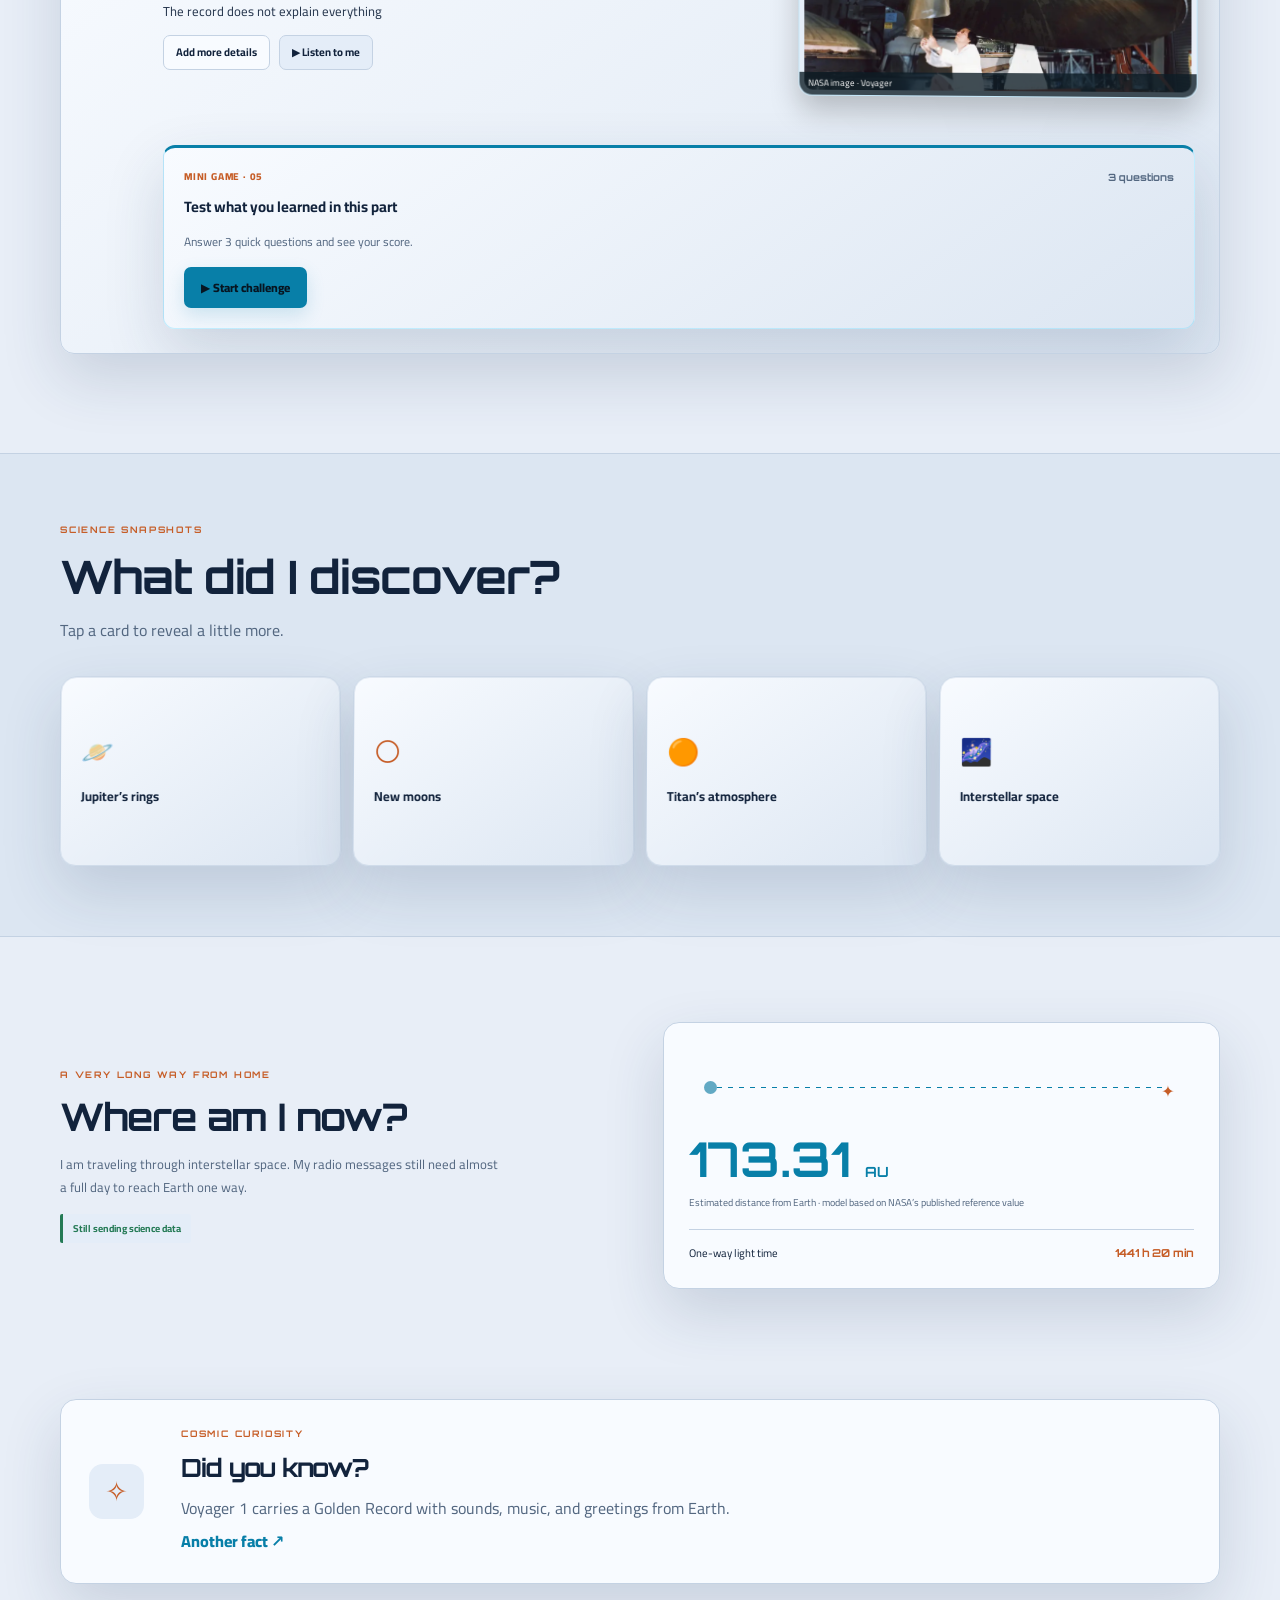
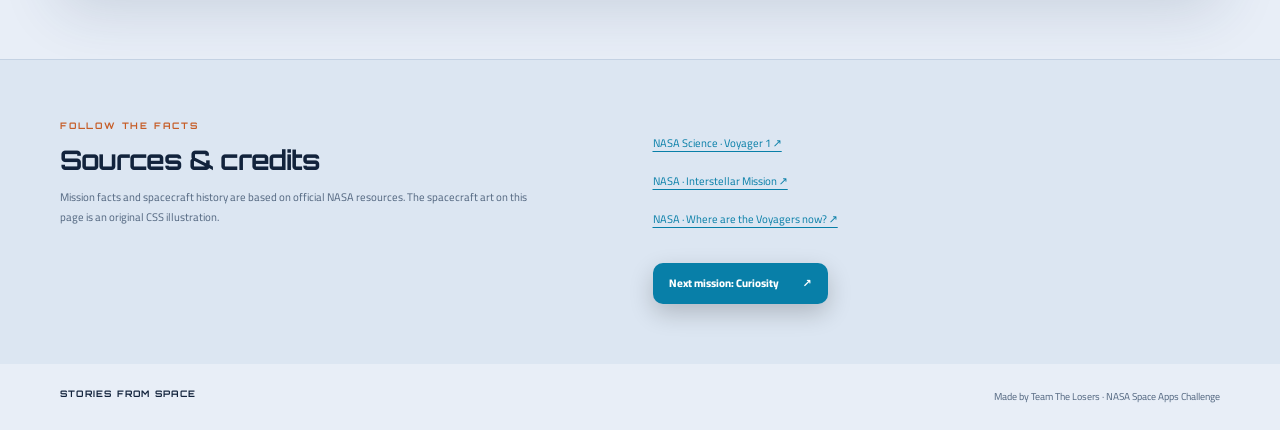
<file: voyager.html>
<!doctype html>
<html lang="en" dir="ltr">
<head><meta charset="utf-8"><meta name="viewport" content="width=device-width,initial-scale=1"><meta name="description" content="Meet Voyager 1, the farthest human-made explorer."><meta name="theme-color" content="#080d20"><title>Voyager 1 | Stories From Space</title>
<link rel="preconnect" href="https://fonts.googleapis.com"><link rel="preconnect" href="https://fonts.gstatic.com" crossorigin><link href="https://fonts.googleapis.com/css2?family=Cairo:wght@400;600;700;800&family=Orbitron:wght@500;600;700;800&display=swap" rel="stylesheet"><link rel="stylesheet" href="style.css"><script src="app.js" defer></script><script src="enhancements.js" defer></script></head>
<body data-page="voyager"><div class="stars" aria-hidden="true"></div><div class="shooting-star" aria-hidden="true"></div><div class="shooting-star shooting-star-two" aria-hidden="true"></div>
<header class="site-header"><a class="brand" href="index.html"><span class="brand-mark">✦</span><span>STORIES <i>FROM</i> SPACE</span></a><nav class="header-actions" aria-label="Display settings"><a class="back-link" href="index.html" data-i18n="backHome">← Home</a><button class="icon-button" id="languageToggle" type="button" aria-label="Switch language">عربي</button><button class="icon-button" id="themeToggle" type="button" aria-label="Switch color theme">☼ <span class="theme-label">Light</span></button></nav></header>
<main>
  <section class="story-hero section-wrap"><div class="story-hero-copy"><p class="eyebrow" data-i18n="voyagerEyebrow">THE INTERSTELLAR MESSENGER</p><h1>Voyager <span>1</span></h1><p class="hero-lead" data-i18n="voyagerTagline">One little spacecraft. A journey beyond the Sun’s bubble.</p><div class="hero-meta"><span><small data-i18n="launched">LAUNCHED</small><b>1977</b></span><span><small data-i18n="status">STATUS</small><b class="status-pill active" data-i18n="extendedMission">Extended mission</b></span></div></div>
    <figure class="voyager-art mission-photo"><img src="Voyager 1 01.webp" alt="Voyager 1 spacecraft in space" loading="eager"><figcaption class="art-credit">Image credit: NASA/JPL-Caltech · Replace with your chosen NASA photograph</figcaption></figure>
  </section>
  <section class="section-wrap story-section"><div class="section-heading"><p class="eyebrow" data-i18n="storyEyebrow">A VOICE FROM FAR AWAY</p><h2 data-i18n="myStory">My story</h2><p data-i18n="storyIntro">Listen, read, and follow my journey one small step at a time.</p></div>
    <div class="narration-panel"><div class="narration-top"><div><span class="live-dot"></span><b data-i18n="narrationTitle">Listen to my story</b><small data-i18n="narrationHint">Choose play to hear the words read aloud.</small></div><button class="play-button" id="narrationToggle" type="button" aria-label="Play narration">▶ <span data-i18n="play">Play</span></button></div><div class="narration-progress"><span id="narrationProgress"></span></div><p class="audio-note" id="audioNote" data-i18n="audioNote">Uses your browser’s speech voice when a recorded narration file is not installed.</p></div>
    <div class="story-chapters" id="storyChapters">
      <article class="chapter reveal"><span class="chapter-number">01</span><div class="chapter-text"><h3 data-i18n="chapter1Title">Who am I?</h3><p class="karaoke" data-story="0" data-i18n="chapter1"></p></div><figure class="chapter-photo"><img src="V1.webp" alt="Voyager mission story photograph 1" loading="lazy"><figcaption>NASA image · Voyager</figcaption></figure></article>
      <article class="chapter reveal"><span class="chapter-number">02</span><div class="chapter-text"><h3 data-i18n="chapter2Title">Why was I sent?</h3><p class="karaoke" data-story="1" data-i18n="chapter2"></p></div><figure class="chapter-photo"><img src="V2.jpg" alt="Voyager mission story photograph 2" loading="lazy"><figcaption>NASA image · Voyager</figcaption></figure></article>
      <article class="chapter reveal"><span class="chapter-number">03</span><div class="chapter-text"><h3 data-i18n="chapter3Title">What did I discover?</h3><p class="karaoke" data-story="2" data-i18n="chapter3"></p></div><figure class="chapter-photo"><img src="V3.webp" alt="Voyager mission story photograph 3" loading="lazy"><figcaption>NASA image · Voyager</figcaption></figure></article>
      <article class="chapter reveal"><span class="chapter-number">04</span><div class="chapter-text"><h3 data-i18n="chapter4Title">Where am I now?</h3><p class="karaoke" data-story="3" data-i18n="chapter4"></p></div><figure class="chapter-photo"><img src="V4.webp" alt="Voyager mission story photograph 4" loading="lazy"><figcaption>NASA image · Voyager</figcaption></figure></article>
      <article class="chapter reveal"><span class="chapter-number">05</span><div class="chapter-text"><h3 data-i18n="chapter5Title">A message from me</h3><p class="karaoke" data-story="4" data-i18n="chapter5"></p></div><figure class="chapter-photo"><img src="V5.webp" alt="Voyager mission story photograph 5" loading="lazy"><figcaption>NASA image · Voyager</figcaption></figure></article>
    </div>
  </section>
  <section class="discover-section"><div class="section-wrap"><div class="section-heading"><p class="eyebrow" data-i18n="discoverEyebrow">SCIENCE SNAPSHOTS</p><h2 data-i18n="discoverTitle">What did I discover?</h2><p data-i18n="discoverLead">Tap a card to reveal a little more.</p></div><div class="discovery-grid" id="discoveryGrid"></div></div></section>
  <section class="section-wrap distance-section"><div class="distance-copy"><p class="eyebrow" data-i18n="distanceEyebrow">A VERY LONG WAY FROM HOME</p><h2 data-i18n="distanceTitle">Where am I now?</h2><p data-i18n="distanceText">I am traveling through interstellar space. My radio messages still need almost a full day to reach Earth one way.</p><span class="status-pill active" data-i18n="activeStatus">Still sending science data</span></div><div class="distance-card"><div class="distance-visual"><span class="earth-dot"></span><span class="signal-path"></span><span class="voyager-dot">✦</span></div><div class="distance-number" id="distanceValue">173.07 <small>AU</small></div><p data-i18n="distanceCaption">Estimated distance from Earth · model based on NASA’s published reference value</p><div class="distance-foot"><span data-i18n="lightTime">One-way light time</span><b id="lightTimeValue">23 h 59 min</b></div></div></section>
  <section class="fact-section"><div class="section-wrap fact-box"><div class="fact-icon">✧</div><div><p class="eyebrow" data-i18n="factEyebrow">COSMIC CURIOSITY</p><h2 data-i18n="factTitle">Did you know?</h2><p id="factText" data-i18n="fact1">Voyager 1 carries a Golden Record with sounds, music, and greetings from Earth.</p><button class="text-button" id="anotherFact" type="button"><span data-i18n="anotherFact">Another fact</span> ↗</button></div></div></section>
  <section class="section-wrap game-section"><div class="section-heading"><p class="eyebrow" data-i18n="gameEyebrow">MISSION CONTROL MINI GAME</p><h2 data-i18n="gameTitle">Connect the Signal</h2><p data-i18n="gameLead">Help Voyager’s message find its way home. Remember: radio signals need time to travel!</p></div><div class="game-card"><div class="game-instructions"><span class="game-step">01</span><p data-i18n="gameInstruction">Connect the Voyager signal to Earth by drawing a path across the stars.</p><button id="resetGame" class="secondary-button" type="button" data-i18n="resetGame">Reset signal</button><p class="game-feedback" id="gameFeedback" aria-live="polite" data-i18n="gameReady">Your signal is waiting...</p></div><canvas id="signalGame" width="720" height="260" aria-label="Draw a line from Voyager to Earth using your mouse or finger"></canvas></div></section>
  <section class="sources-section"><div class="section-wrap sources-inner"><div><p class="eyebrow" data-i18n="sourcesEyebrow">FOLLOW THE FACTS</p><h2 data-i18n="sourcesTitle">Sources & credits</h2><p data-i18n="sourcesText">Mission facts and spacecraft history are based on official NASA resources. The spacecraft art on this page is an original CSS illustration.</p></div><ul class="source-links"><li><a href="https://science.nasa.gov/mission/voyager/voyager-1/" target="_blank" rel="noopener">NASA Science · Voyager 1 ↗</a></li><li><a href="https://science.nasa.gov/mission/voyager/interstellar-mission/" target="_blank" rel="noopener">NASA · Interstellar Mission ↗</a></li><li><a href="https://science.nasa.gov/mission/voyager/where-are-voyager-1-and-voyager-2-now/" target="_blank" rel="noopener">NASA · Where are the Voyagers now? ↗</a></li></ul><a class="next-mission" href="curiosity.html"><span data-i18n="nextMission">Next mission: Curiosity</span><span>↗</span></a></div></section>
</main><footer class="site-footer"><span>STORIES FROM SPACE</span><span data-i18n="footerCredit">Made by Team The Losers · NASA Space Apps Challenge</span></footer>
</body></html>
</file>
<file: style.css>
/* STORIES FROM SPACE — FIELD JOURNAL REDESIGN
   A quiet editorial science-museum interface. Static by design. */
:root{
 color-scheme:light;--bg:#f2f0e9;--bg-soft:#e7e5dc;--surface:#fffefa;--surface-2:#e9edf0;
 --text:#172735;--muted:#66737b;--line:#d5d8d4;--accent:#176b83;--accent-2:#d45b3d;
 --gold:#b77b24;--green:#247653;--danger:#a83f3f;--shadow:0 12px 32px rgba(25,42,50,.08);
 --font-body:'Cairo',system-ui,sans-serif;--font-display:'Orbitron',sans-serif;--page-width:1160px;--radius:5px
}
[data-theme="dark"]{color-scheme:dark;--bg:#111b23;--bg-soft:#172630;--surface:#1d2d38;--surface-2:#243945;--text:#edf1ed;--muted:#aab8bc;--line:#354852;--accent:#83c6d5;--accent-2:#f08a6d;--gold:#e2b76b;--green:#8bc9a8;--danger:#ef9292;--shadow:0 12px 32px rgba(0,0,0,.2)}
*{box-sizing:border-box}html{scroll-behavior:auto}body{margin:0;min-height:100vh;background:var(--bg);color:var(--text);font-family:var(--font-body);line-height:1.75;overflow-x:hidden}a{color:inherit;text-decoration:none}button{font:inherit}button:focus-visible,a:focus-visible,canvas:focus-visible{outline:3px solid var(--accent-2);outline-offset:4px}
.site-header{height:82px;max-width:var(--page-width);margin:auto;padding:0 28px;display:flex;align-items:center;justify-content:space-between;border-bottom:1px solid var(--line);position:relative;z-index:5}.brand{display:flex;align-items:center;gap:12px;font:800 12px var(--font-display);letter-spacing:1.2px}.brand-mark{width:34px;height:34px;display:grid;place-items:center;background:var(--accent);color:#fff;font-size:19px}.brand i{font-style:normal;color:var(--accent-2)}.header-actions{display:flex;align-items:center;gap:9px}.icon-button,.back-link{border:1px solid var(--line);background:transparent;color:var(--text);border-radius:3px;padding:8px 13px;cursor:pointer;font-size:12px}.icon-button:hover,.back-link:hover{background:var(--surface-2)}.section-wrap{width:min(100% - 56px,var(--page-width));margin-inline:auto}.eyebrow{font:700 9px var(--font-display);letter-spacing:1.8px;color:var(--accent-2);margin:0 0 13px;text-transform:uppercase}.hero-title,.story-hero h1{font:800 clamp(48px,8vw,92px)/1.04 var(--font-display);letter-spacing:-4px;margin:0}.hero-title span,.story-hero h1 span{color:var(--accent-2)}.hero-lead{font-size:clamp(15px,2vw,19px);color:var(--muted);max-width:560px;margin:22px 0 28px}.primary-link,.next-mission{display:inline-flex;align-items:center;gap:24px;padding:12px 18px;background:var(--accent);color:#fff;border-radius:3px;font-weight:800;font-size:12px}.primary-link:hover,.next-mission:hover{background:var(--accent-2)}
/* Home: magazine cover + mission index */
.home-hero{min-height:550px;display:flex;flex-direction:column;justify-content:center;align-items:flex-start;position:relative;padding-block:85px 100px;border-bottom:1px solid var(--line);isolation:isolate}.home-hero:after{content:"FIELD NOTES / 001—004";position:absolute;inset-inline-end:0;bottom:38px;color:var(--muted);font:600 9px var(--font-display);letter-spacing:2px}.hero-orbit{position:absolute;inset-inline-end:5%;top:50%;width:min(38vw,390px);aspect-ratio:1;transform:translateY(-50%);z-index:-1;border-radius:50%;background:radial-gradient(circle at 42% 42%,#e6a36a 0 7%,#b65b43 7.5% 11%,transparent 11.5%),radial-gradient(circle at 50% 50%,transparent 0 28%,var(--line) 28.2% 28.5%,transparent 28.7% 43%,var(--line) 43.2% 43.5%,transparent 43.7%);opacity:.85}.orbit,.planet{display:none}.mission-section{padding-block:75px 95px}.section-heading{text-align:start;margin:0 0 32px;max-width:690px}.section-heading h2,.distance-copy h2,.fact-box h2,.sources-inner h2{font:700 clamp(26px,4vw,38px)/1.25 var(--font-display);margin:0 0 10px;letter-spacing:-1px}.section-heading>p:last-child{color:var(--muted);margin:0}.solar-map{height:auto;max-width:none;margin:0;position:relative;display:grid;grid-template-columns:repeat(4,minmax(0,1fr));gap:12px;isolation:auto;padding:0}.map-sun,.map-orbit{display:none}.mission-point{position:relative;inset:auto!important;display:flex;flex-direction:column;align-items:flex-start;gap:12px;padding:23px 18px;min-height:170px;background:var(--surface);border:1px solid var(--line);border-top:4px solid var(--accent);z-index:1}.point-core{display:grid;place-items:center;width:38px;height:38px;border-radius:50%;border:1px solid var(--line);background:var(--surface-2);color:var(--accent);font-size:18px}.point-label{font:700 12px var(--font-display)}.point-preview{position:static;display:block;width:auto;padding:0;border:0;border-radius:0;background:none;box-shadow:none;opacity:1;visibility:visible;transform:none;pointer-events:auto}.point-preview b{display:none}.point-preview small{font-size:11px;color:var(--muted)}.point-apollo{border-top-color:#c28b42}.point-curiosity{border-top-color:#c65b43}.point-voyager{border-top-color:#367f9b}.point-pioneer{border-top-color:#7b729e}.map-caption{position:static;grid-column:1/-1;color:var(--muted);font-size:10px;text-align:end;margin-top:4px}.mission-shortcuts{display:none}.closing-strip{padding:24px 28px;background:var(--text);color:var(--bg);text-align:center;font-size:14px}.closing-strip p{margin:0;display:inline}.closing-strip span{color:var(--gold);margin-inline-start:10px}.site-footer{width:min(100% - 56px,var(--page-width));margin:auto;display:flex;justify-content:space-between;gap:20px;padding:24px 0;color:var(--muted);font-size:10px}.site-footer span:first-child{font:700 9px var(--font-display);letter-spacing:1.2px;color:var(--text)}
/* Mission pages: archival exhibit */
.story-hero{min-height:430px;display:grid;grid-template-columns:.9fr 1.1fr;align-items:stretch;gap:36px;padding-block:54px 65px;border-bottom:1px solid var(--line)}.story-hero-copy{align-self:center}.story-hero h1{font-size:clamp(43px,6vw,74px)}.story-hero-copy .hero-lead{max-width:440px}.hero-meta{display:flex;gap:28px;flex-wrap:wrap;margin-top:28px}.hero-meta small,.hero-meta b{display:block}.hero-meta small{font:700 8px var(--font-display);letter-spacing:1.5px;color:var(--muted)}.hero-meta b{font:700 17px var(--font-display);margin-top:4px}.status-pill{display:inline-flex!important;align-items:center;padding:5px 10px;background:var(--surface-2);border-inline-start:3px solid var(--green);color:var(--green);font:700 10px var(--font-body)!important;border-radius:2px}.mission-photo{display:flex;flex-direction:column;justify-content:stretch;overflow:hidden;min-height:300px;margin:0;background:var(--surface-2);border:1px solid var(--line);border-radius:2px}.mission-photo img{display:block;width:100%;height:100%;min-height:300px;max-height:470px;object-fit:cover}.mission-photo .art-credit{position:static;padding:8px 12px;background:var(--surface);color:var(--muted);font-size:9px}
.story-section{padding-block:70px 85px}.story-section .section-heading{margin-bottom:30px}.narration-panel{padding:19px 22px;border:1px solid var(--line);background:var(--surface);display:flex;flex-direction:column;gap:15px;margin-bottom:25px}.narration-top{display:flex;align-items:center;justify-content:space-between;gap:15px}.narration-top>div{display:grid;grid-template-columns:auto 1fr;column-gap:10px;align-items:center}.narration-top b{font-size:13px}.narration-top small{grid-column:2;color:var(--muted);font-size:10px}.live-dot{width:8px;height:8px;border-radius:50%;background:var(--accent-2)}.play-button{border:0;background:var(--accent);color:#fff;padding:9px 17px;border-radius:2px;font-size:12px;font-weight:700;cursor:pointer}.narration-progress{height:3px;background:var(--surface-2)}.narration-progress span{display:block;height:100%;width:0;background:var(--accent-2)}.audio-note{font-size:10px;color:var(--muted);margin:0}.story-chapters{display:grid;gap:0;border-top:1px solid var(--line)}.chapter{display:grid;grid-template-columns:48px minmax(0,1fr) minmax(240px,36%);gap:25px;align-items:center;padding:28px 0;border-bottom:1px solid var(--line);background:transparent}.chapter-number{align-self:start;font:700 13px var(--font-display);color:var(--accent-2);padding-top:4px}.chapter-text h3{font:700 18px var(--font-display);margin:0 0 9px}.chapter-text p{font-size:14px;color:var(--muted);margin:0;line-height:1.9}.chapter-photo{height:170px;margin:0;border:1px solid var(--line);overflow:hidden;background:var(--surface-2);position:relative;min-width:0;border-radius:2px}.chapter-photo img{display:block;width:100%;height:100%;object-fit:cover}.chapter-photo figcaption{position:absolute;inset-inline:0;bottom:0;padding:5px 9px;background:rgba(14,29,38,.78);color:#fff;font-size:9px;line-height:1.4}.reveal,.reveal.is-visible{opacity:1;transform:none}
.discover-section{padding-block:70px;background:var(--bg-soft);border-block:1px solid var(--line)}.discovery-grid{display:grid;grid-template-columns:repeat(4,1fr);gap:12px}.discovery-card{min-height:175px;padding:20px;border:1px solid var(--line);border-radius:2px;background:var(--surface);text-align:start;cursor:pointer;color:var(--text)}.discovery-card:hover,.discovery-card[aria-expanded="true"]{border-color:var(--accent-2)}.discovery-card .card-icon{font-size:26px;color:var(--accent-2)}.discovery-card b{display:block;margin:11px 0 5px;font-size:13px}.discovery-card p{margin:0;color:var(--muted);font-size:11px}.distance-section{padding-block:85px;display:grid;grid-template-columns:1fr 1fr;align-items:center;gap:45px}.distance-copy>p:not(.eyebrow){max-width:440px;color:var(--muted);font-size:13px}.distance-card{padding:25px;border:1px solid var(--line);background:var(--surface);box-shadow:var(--shadow)}.distance-visual{height:80px;position:relative;display:flex;align-items:center;justify-content:space-between;padding-inline:15px}.earth-dot,.voyager-dot{width:13px;height:13px;border-radius:50%;background:#62a9c4;z-index:1}.voyager-dot{display:grid;place-items:center;width:22px;height:22px;color:var(--accent-2);background:transparent}.signal-path{position:absolute;inset-inline:28px;height:1px;background:repeating-linear-gradient(90deg,var(--accent) 0 5px,transparent 5px 11px)}.distance-number{font:700 clamp(32px,5vw,48px) var(--font-display);color:var(--accent)}.distance-number small{font-size:14px}.distance-card>p{font-size:10px;color:var(--muted);margin:5px 0 18px}.distance-foot{display:flex;justify-content:space-between;border-top:1px solid var(--line);padding-top:14px;font-size:11px}.distance-foot b{font-family:var(--font-display);color:var(--accent-2)}.fact-section{padding-block:25px 75px}.fact-box{display:grid;grid-template-columns:70px 1fr;gap:22px;align-items:center;padding:28px;border:1px solid var(--line);background:var(--surface)}.fact-icon{width:55px;height:55px;display:grid;place-items:center;background:var(--surface-2);font-size:27px;color:var(--accent-2)}.fact-box h2{font-size:25px}.fact-box p:not(.eyebrow){color:var(--muted);margin:5px 0}.text-button{padding:0;border:0;background:none;color:var(--accent);font-weight:800;cursor:pointer}.game-section{padding-block:25px 85px}.game-card{display:grid;grid-template-columns:240px 1fr;gap:20px;padding:20px;border:1px solid var(--line);background:var(--surface)}.game-step{font:700 12px var(--font-display);color:var(--accent-2)}.game-instructions p{font-size:12px;color:var(--muted)}.secondary-button{border:1px solid var(--line);background:var(--surface-2);color:var(--text);border-radius:2px;padding:8px 14px;font-size:11px;cursor:pointer}.game-feedback{color:var(--green)!important;min-height:24px}#signalGame{width:100%;height:auto;min-height:160px;background:var(--surface-2);touch-action:none;cursor:crosshair}.sources-section{padding-block:60px;background:var(--bg-soft);border-top:1px solid var(--line)}.sources-inner{display:grid;grid-template-columns:1fr 1fr;gap:25px;align-items:center}.sources-inner h2{font-size:27px}.sources-inner p:not(.eyebrow){color:var(--muted);font-size:11px;max-width:470px}.source-links{list-style:none;padding:0;margin:0;display:grid;gap:10px}.source-links a{color:var(--accent);font-size:11px;text-decoration:underline;text-underline-offset:4px}.next-mission{grid-column:2;justify-self:start;font-size:11px;padding:11px 16px}
[dir="rtl"] .hero-title,[dir="rtl"] .story-hero h1{letter-spacing:0}[dir="rtl"] .brand,[dir="rtl"] .eyebrow{letter-spacing:0}[dir="rtl"] .distance-number{direction:ltr;text-align:right}[dir="rtl"] .site-footer{direction:rtl}
/* Absolutely no decorative motion. */
@media(max-width:850px){.hero-orbit{opacity:.25;right:-8%;width:48vw}.solar-map{grid-template-columns:repeat(2,minmax(0,1fr))}.story-hero{grid-template-columns:1fr;padding-top:38px}.mission-photo{max-width:680px;width:100%;margin:auto}.chapter{grid-template-columns:36px minmax(0,1fr) minmax(170px,34%);gap:15px}.discovery-grid{grid-template-columns:repeat(2,1fr)}.distance-section{grid-template-columns:1fr}.sources-inner{grid-template-columns:1fr}.next-mission{grid-column:1}.game-card{grid-template-columns:1fr}.game-instructions{display:grid;grid-template-columns:auto 1fr;gap:8px 15px;align-items:center}.game-instructions p{margin:0}.game-instructions .secondary-button,.game-feedback{grid-column:2;justify-self:start}}
@media(max-width:560px){.site-header{height:68px;padding-inline:16px}.brand{font-size:9px;letter-spacing:.5px;gap:7px}.brand-mark{width:29px;height:29px}.header-actions{gap:5px}.icon-button,.back-link{padding:7px 9px;font-size:10px}.section-wrap{width:calc(100% - 32px)}.home-hero{min-height:490px;padding-block:65px}.hero-title{font-size:clamp(45px,14vw,70px);letter-spacing:-2px}.hero-orbit{width:70vw;top:62%;right:-27%;opacity:.18}.home-hero:after{font-size:8px;bottom:22px}.mission-section{padding-block:48px 65px}.solar-map{gap:8px}.mission-point{min-height:145px;padding:15px 12px;gap:8px}.point-label{font-size:10px}.point-preview small{font-size:10px}.section-heading h2,.distance-copy h2{font-size:25px}.site-footer{width:calc(100% - 32px);flex-direction:column;gap:5px}.story-hero{gap:18px;padding-block:35px 45px}.story-hero h1{font-size:46px;letter-spacing:-2px}.mission-photo,.mission-photo img{min-height:225px}.story-section{padding-block:48px 60px}.narration-panel{padding:14px}.narration-top{align-items:flex-start}.narration-top small{max-width:190px}.play-button{padding:8px 12px;white-space:nowrap}.chapter{grid-template-columns:27px minmax(0,1fr);gap:10px;padding:20px 0}.chapter-photo{grid-column:2;height:165px;width:100%}.chapter-text h3{font-size:16px}.chapter-text p{font-size:13px}.discovery-grid{gap:8px}.discovery-card{padding:13px;min-height:155px}.distance-card{padding:18px}.fact-box{grid-template-columns:1fr;padding:20px}.fact-icon{width:45px;height:45px}.game-card{padding:13px}.game-instructions{grid-template-columns:1fr}.game-instructions .secondary-button,.game-feedback{grid-column:1}.game-instructions p{margin:0}.sources-section{padding-block:42px}}


/* 3D SPACE MUSEUM REDESIGN — static CSS 3D, no automatic animation */
:root{--bg:#070d1b;--bg-soft:#0d1830;--surface:#111f38;--surface-2:#192b49;--text:#eef5ff;--muted:#a6b5cf;--line:#293c5c;--accent:#62d6ff;--accent-2:#ffb45e;--gold:#f7d37c;--green:#7fe0b0;--shadow:0 28px 70px rgba(0,0,0,.42)}
[data-theme="light"]{color-scheme:light;--bg:#e8eef7;--bg-soft:#dce6f2;--surface:#f8fbff;--surface-2:#e4edf8;--text:#12233c;--muted:#536780;--line:#c4d2e3;--accent:#087fa8;--accent-2:#c65d27;--gold:#a87516;--green:#247a55;--shadow:0 24px 60px rgba(31,57,91,.16)}
body{background:radial-gradient(ellipse at 75% 4%,rgba(39,93,156,.2),transparent 35%),var(--bg)}
.site-header{max-width:1280px;border-bottom-color:var(--line);backdrop-filter:blur(14px)}
.brand-mark{border-radius:11px;box-shadow:0 0 24px rgba(98,214,255,.28);background:linear-gradient(145deg,#5bd9ff,#3261bd)}
.home-hero{min-height:650px;padding-block:100px 120px;overflow:hidden}
.hero-title{font-size:clamp(56px,9vw,112px);text-shadow:0 12px 40px rgba(0,0,0,.24)}
.hero-orbit{width:min(48vw,530px);inset-inline-end:2%;top:48%;opacity:1;transform:translateY(-50%) perspective(900px) rotateY(-18deg) rotateX(8deg);background:none;border:0;filter:drop-shadow(0 30px 30px rgba(0,0,0,.35))}
.hero-orbit:before{content:"";position:absolute;inset:18%;border-radius:50%;background:radial-gradient(circle at 32% 27%,#d6f7ff 0 2%,#4baddb 10%,#24619c 34%,#102c59 66%,#07152f 100%);box-shadow:inset -32px -24px 48px rgba(0,0,0,.75),inset 12px 8px 24px rgba(255,255,255,.3),0 0 65px rgba(60,164,255,.25);transform:translateZ(55px)}
.hero-orbit:after{content:"";position:absolute;inset:8% 0;border:2px solid rgba(105,204,255,.55);border-radius:50%;transform:rotateX(68deg) rotateZ(-24deg) translateZ(5px);box-shadow:0 0 20px rgba(98,214,255,.15)}
.hero-orbit .orbit{display:block;position:absolute;inset:4% -8%;border:1px solid rgba(117,174,230,.35);border-radius:50%;transform:rotateX(70deg) rotateZ(25deg)}
.hero-orbit .planet{display:block;position:absolute;border-radius:50%;box-shadow:inset -9px -8px 15px rgba(0,0,0,.55),inset 4px 3px 8px rgba(255,255,255,.25),0 10px 25px rgba(0,0,0,.35)}
.planet-earth{width:55px;height:55px;top:12%;left:15%;background:radial-gradient(circle at 30% 25%,#b5edff,#287dbb 55%,#102a5a)}
.planet-mars{width:37px;height:37px;bottom:13%;right:14%;background:radial-gradient(circle at 30% 25%,#ffd19b,#bd583a 58%,#542c35)}
.planet-gold{width:22px;height:22px;top:28%;right:9%;background:radial-gradient(circle at 30% 25%,#fff0b0,#d6a34d 60%,#68421f)}
.mission-section{max-width:1280px}.section-heading h2{font-size:clamp(30px,4vw,46px)}
.solar-map{perspective:1200px;gap:18px}.mission-point{min-height:220px;padding:26px;border-radius:18px;border:1px solid rgba(98,214,255,.22);background:linear-gradient(145deg,var(--surface),var(--bg-soft));box-shadow:var(--shadow);transform:perspective(900px) rotateY(-5deg) rotateX(2deg);transform-style:preserve-3d;overflow:hidden}
.mission-point:after{content:"";position:absolute;width:150px;height:150px;border-radius:50%;inset-inline-end:-44px;bottom:-58px;background:radial-gradient(circle at 30% 25%,rgba(255,255,255,.55),rgba(98,214,255,.22) 24%,rgba(27,76,135,.65) 62%,rgba(3,12,29,.9));box-shadow:inset -15px -12px 24px rgba(0,0,0,.55),0 12px 30px rgba(0,0,0,.25);transform:translateZ(28px)}
.point-apollo:after{background:radial-gradient(circle at 30% 25%,#fff1bd,#d7ad69 30%,#766047 70%,#292d38)}.point-curiosity:after{background:radial-gradient(circle at 30% 25%,#ffc48b,#b75b3e 35%,#612d36 75%,#1d1a28)}.point-voyager:after{background:radial-gradient(circle at 30% 25%,#d1f7ff,#4d9dcc 30%,#24416d 70%,#101a36)}.point-pioneer:after{background:radial-gradient(circle at 30% 25%,#fff2b0,#c49a4f 35%,#75522c 72%,#201b28)}
.point-core{width:48px;height:48px;border:1px solid rgba(98,214,255,.35);border-radius:14px;background:linear-gradient(145deg,var(--surface-2),var(--bg));box-shadow:0 8px 20px rgba(0,0,0,.25);transform:translateZ(34px)}.point-label,.point-preview{position:relative;z-index:2;transform:translateZ(24px)}.point-label{font-size:14px}.point-preview small{max-width:180px;display:block}
.story-hero{max-width:1280px;gap:55px;min-height:550px}.story-hero h1{font-size:clamp(48px,7vw,88px)}
.mission-photo{border-radius:22px;border:1px solid rgba(98,214,255,.28);padding:10px;background:linear-gradient(145deg,rgba(98,214,255,.16),rgba(255,180,94,.08));box-shadow:0 35px 80px rgba(0,0,0,.38);transform:perspective(1100px) rotateY(-5deg) rotateX(2deg);transform-style:preserve-3d}
.mission-photo img{border-radius:14px;transform:translateZ(18px);min-height:340px}.mission-photo .art-credit{border-radius:0 0 12px 12px}
.chapter{gap:30px;padding-block:36px}.chapter-photo{height:205px;border-radius:14px;border:1px solid rgba(98,214,255,.24);padding:5px;background:linear-gradient(145deg,var(--surface-2),var(--bg));box-shadow:0 15px 30px rgba(0,0,0,.22);transform:perspective(900px) rotateY(-4deg)}.chapter-photo img{border-radius:9px}
.discovery-card,.distance-card,.fact-box,.game-card{border-radius:16px;box-shadow:var(--shadow)}.discovery-card{min-height:190px;background:linear-gradient(145deg,var(--surface),var(--bg-soft));transform:perspective(800px) rotateX(2deg)}.fact-icon{border-radius:14px}.primary-link,.next-mission,.play-button{border-radius:10px;box-shadow:0 9px 24px rgba(0,0,0,.2)}
.closing-strip{background:linear-gradient(110deg,#10294b,#173d62);color:#eef5ff}.site-footer{max-width:1280px}
/* 3D depth is static: no spinning, floating, or automatic movement. */
@media(max-width:850px){.hero-orbit{width:46vw;opacity:.72}.mission-point{transform:none}.story-hero{gap:28px}.mission-photo{transform:none}.chapter-photo{transform:none}}
@media(max-width:560px){.home-hero{min-height:560px;padding-block:65px 220px}.hero-orbit{width:68vw;top:auto;bottom:5px;right:-10%;transform:perspective(900px) rotateY(-12deg) rotateX(8deg)}.mission-point{min-height:175px;padding:17px;border-radius:14px}.mission-point:after{width:105px;height:105px;inset-inline-end:-32px;bottom:-42px}.story-hero h1{font-size:clamp(42px,12vw,60px)}.mission-photo,.mission-photo img{min-height:230px}.chapter-photo{height:170px}}


/* Learning experience: progressive chapter reveal, summaries, listening progress and chapter quizzes */
.explore-tagline{margin:20px 0 0!important;padding:14px 18px;border-inline-start:3px solid var(--accent-2);background:var(--surface);color:var(--text);font-weight:700;max-width:680px}
.learning-progress{margin:26px 0 30px;padding:18px 20px;border:1px solid var(--line);background:var(--surface);box-shadow:var(--shadow)}
.learning-progress-head{display:flex;align-items:center;justify-content:space-between;gap:12px;font-size:13px}
.learning-progress-head strong{font:700 16px var(--font-display);color:var(--accent)}
.learning-progress-track{height:8px;margin:12px 0 8px;border-radius:99px;background:var(--surface-2);overflow:hidden}
.learning-progress-track span{display:block;width:0;height:100%;border-radius:inherit;background:linear-gradient(90deg,var(--accent),var(--green));transition:width .45s ease}
.learning-progress small,.learning-progress .audio-note{display:block;color:var(--muted);font-size:10px}
.learning-progress .audio-note{margin-top:5px}
.chapter{position:relative;opacity:0;transform:translateY(18px);animation:chapterUnfold .55s ease forwards;animation-delay:calc(var(--chapter-index,0) * 100ms)}
@keyframes chapterUnfold{to{opacity:1;transform:translateY(0)}}
.chapter-text{min-width:0}
.chapter-summary{font-size:13px!important;line-height:1.9;color:var(--text)!important;margin:0 0 12px!important;max-width:720px}
.chapter-tools{padding:2px 0 4px}
.chapter-full-text{font-size:13px!important;line-height:1.95!important;color:var(--muted)!important;margin:12px 0 0!important;padding:13px 15px;border-inline-start:2px solid var(--accent);background:var(--surface)}
.chapter-full-text[hidden]{display:none!important}
.chapter-actions{display:flex;align-items:center;gap:9px;flex-wrap:wrap}
.detail-toggle,.summary-listen{border:1px solid var(--line);background:var(--surface);color:var(--text);border-radius:4px;padding:7px 12px;font-size:11px;font-weight:700;cursor:pointer}
.detail-toggle:hover,.summary-listen:hover{border-color:var(--accent);color:var(--accent)}
.summary-listen{background:var(--surface-2)}
.chapter-quiz{grid-column:2 / -1;width:100%;margin-top:18px;padding:17px 18px;border:1px solid var(--line);background:var(--surface);box-shadow:var(--shadow)}
.quiz-top{display:flex;justify-content:space-between;gap:12px;align-items:center;margin-bottom:9px}
.quiz-kicker{font-size:10px;letter-spacing:.08em;color:var(--accent-2);font-weight:800;text-transform:uppercase}
.quiz-counter{font:700 10px var(--font-display);color:var(--muted)}
.quiz-question{margin:0 0 13px;font-size:15px;line-height:1.6}
.quiz-options{display:grid;grid-template-columns:repeat(3,minmax(0,1fr));gap:9px}
.quiz-option{min-height:44px;padding:9px 12px;border:1px solid var(--line);background:var(--surface-2);color:var(--text);border-radius:4px;text-align:start;font-size:11px;cursor:pointer}
.quiz-option:hover:not(:disabled){border-color:var(--accent)}
.quiz-option:disabled{cursor:default}
.quiz-option.is-correct{border-color:#278653;background:rgba(39,134,83,.15);color:#23834e;font-weight:800}
.quiz-option.is-wrong{border-color:#d33b3b;background:rgba(211,59,59,.13);color:#d33b3b;font-weight:800}
.quiz-feedback{min-height:22px;margin:10px 0 5px;font-size:11px;color:var(--muted)}
.quiz-feedback.feedback-correct{color:#278653;font-weight:700}
.quiz-feedback.feedback-wrong{color:#d33b3b;font-weight:700}
.quiz-actions{display:flex;justify-content:flex-end}
.quiz-next{border:0;border-radius:4px;padding:8px 16px;background:var(--accent);color:#071521;font-size:11px;font-weight:800;cursor:pointer}
.quiz-next:disabled{opacity:.35;cursor:not-allowed}
.quiz-result{display:flex;align-items:center;justify-content:space-between;gap:14px;flex-wrap:wrap}
.quiz-result b{color:var(--green);font-size:13px}
.quiz-result strong{font:700 13px var(--font-display);color:var(--accent)}
.chapter:hover .chapter-summary,.chapter:focus-within .chapter-summary{color:var(--text)!important}
@media(max-width:700px){.chapter-quiz{grid-column:1 / -1}.quiz-options{grid-template-columns:1fr}.quiz-option{text-align:start}.chapter{animation-delay:calc(var(--chapter-index,0) * 70ms)}.learning-progress{padding:14px}.quiz-result{align-items:flex-start;flex-direction:column}}
@media(prefers-reduced-motion:reduce){.chapter{animation:none;opacity:1;transform:none}.learning-progress-track span{transition:none}}

/* Clearer chapter learning cards and discover-card hover reveal */
.chapter{border:1px solid var(--line);border-radius:14px;margin:14px 0;padding:24px;background:linear-gradient(145deg,var(--surface),var(--bg-soft));box-shadow:var(--shadow);overflow:hidden}
.chapter-summary{opacity:.92}
.chapter-tools{margin-top:10px}
.chapter-quiz{grid-column:2 / -1;border:1px solid rgba(98,214,255,.34);border-top:3px solid var(--accent);border-radius:12px;background:linear-gradient(145deg,var(--surface),var(--bg-soft));padding:20px;min-height:150px}
.quiz-intro-copy{margin:0 0 15px;color:var(--muted);font-size:12px;line-height:1.7}
.quiz-start{border:0;border-radius:7px;padding:10px 17px;background:var(--accent);color:#071521;font-size:12px;font-weight:800;cursor:pointer;box-shadow:0 7px 18px rgba(50,150,190,.2)}
.quiz-start:hover{filter:brightness(1.08);transform:translateY(-1px)}
.discovery-card{position:relative;overflow:hidden}
.discovery-card p{max-height:0;opacity:0;transform:translateY(12px);overflow:hidden;transition:max-height .35s ease,opacity .3s ease,transform .35s ease}
.discovery-card:hover p,.discovery-card:focus-visible p,.discovery-card[aria-expanded="true"] p{max-height:120px;opacity:1;transform:translateY(0);margin-top:7px}
.chapter-full-text{border-radius:8px}
.detail-toggle,.summary-listen{border-radius:7px}
.quiz-option,.quiz-next{border-radius:7px}
@media(max-width:700px){.chapter{padding:17px 14px;margin:11px 0;border-radius:11px}.chapter-quiz{grid-column:1/-1;padding:15px}.quiz-options{grid-template-columns:1fr}.quiz-option{text-align:start}.discovery-card p{max-height:none;opacity:0}.discovery-card[aria-expanded="true"] p{opacity:1;transform:none}}


/* Animated deep-space background */
.stars{position:fixed;inset:0;z-index:0;pointer-events:none;opacity:.58;background-image:
 radial-gradient(1px 1px at 8% 18%,#fff 98%,transparent),
 radial-gradient(1.5px 1.5px at 22% 74%,#fff 98%,transparent),
 radial-gradient(1px 1px at 38% 42%,#fff 98%,transparent),
 radial-gradient(2px 2px at 54% 16%,#fff 98%,transparent),
 radial-gradient(1px 1px at 68% 68%,#fff 98%,transparent),
 radial-gradient(1.5px 1.5px at 83% 31%,#fff 98%,transparent),
 radial-gradient(1px 1px at 94% 84%,#fff 98%,transparent);
 background-size:420px 360px;animation:spaceTwinkle 6s ease-in-out infinite alternate}
.shooting-star{position:fixed;z-index:0;top:17%;left:-180px;width:145px;height:2px;pointer-events:none;opacity:0;background:linear-gradient(90deg,transparent,rgba(255,255,255,.95),var(--accent),transparent);filter:drop-shadow(0 0 5px var(--accent));transform:rotate(-24deg);animation:meteorFlight 11s linear infinite}
.shooting-star-two{top:56%;animation-delay:5.5s;animation-duration:14s;width:110px}
.site-header,main,.site-footer{position:relative;z-index:1}
@keyframes spaceTwinkle{0%{opacity:.25}100%{opacity:.78}}
@keyframes meteorFlight{0%,68%{transform:translate3d(0,0,0) rotate(-24deg);opacity:0}70%{opacity:1}82%{transform:translate3d(125vw,42vh,0) rotate(-24deg);opacity:0}100%{transform:translate3d(125vw,42vh,0) rotate(-24deg);opacity:0}}
@media(prefers-reduced-motion:reduce){.stars,.shooting-star{animation:none!important}.stars{opacity:.35}.shooting-star{display:none}}
</file>
